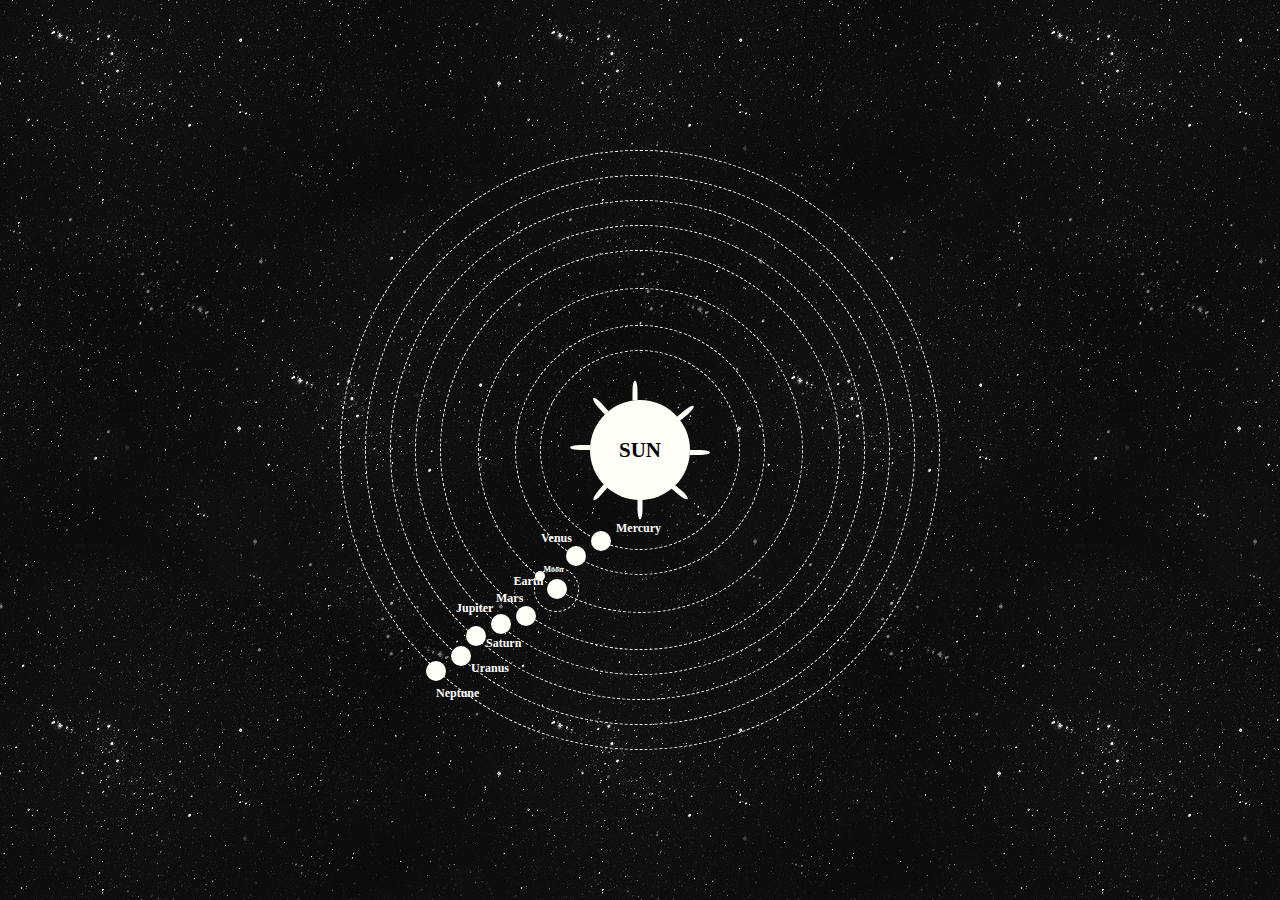
<file: index.html>
<!DOCTYPE html>
<html lang="en">
  <head>
    <meta charset="UTF-8" />
    <meta name="viewport" content="width=device-width, initial-scale=1.0" />
    <title>Document</title>
    <link rel="stylesheet" href="./src/css/style.css" />
    <link
      rel="stylesheet"
      href="https://cdnjs.cloudflare.com/ajax/libs/font-awesome/6.5.2/css/all.min.css"
      integrity="sha512-SnH5WK+bZxgPHs44uWIX+LLJAJ9/2PkPKZ5QiAj6Ta86w+fsb2TkcmfRyVX3pBnMFcV7oQPJkl9QevSCWr3W6A=="
      crossorigin="anonymous"
      referrerpolicy="no-referrer"
    />
  </head>
  <body>
    <div class="neptune">
      <div class="rotate_neptune">
        <i class="fa-solid fa-chevron-up"></i>
        <h2>Neptune</h2>
        <i class="fa-solid fa-chevron-up"></i>
      </div>
      <div class="uranus">
        <div class="rotate_uranus">
          <i class="fa-solid fa-chevron-up"></i>
          <h2>Uranus</h2>
          <i class="fa-solid fa-chevron-up"></i>
        </div>
        <div class="saturn">
          <div class="rotate_saturn">
            <i class="fa-solid fa-chevron-up"></i>
            <h2>Saturn</h2>
            <i class="fa-solid fa-chevron-up"></i>
          </div>
          <div class="jupiter">
            <div class="rotate_jupiter">
              <i class="fa-solid fa-chevron-up"></i>
              <h2>Jupiter</h2>
              <i class="fa-solid fa-chevron-up"></i>
            </div>
            <div class="mars">
              <div class="rotate_mars">
                <i class="fa-solid fa-chevron-up"></i>
                <h2>Mars</h2>
                <i class="fa-solid fa-chevron-up"></i>
              </div>
              <div class="earth">
                <div class="rotate_earth">
                  <i class="fa-solid fa-chevron-up"></i>
                  <h2>Earth</h2>
                  <i class="fa-solid fa-chevron-up"></i>
                  <div class="moon">
                    <div class="rotate_moon">
                      <h2>Moon</h2>
                    </div>
                  </div>
                </div>
                <div class="venus">
                  <div class="rotate_venus">
                    <i class="fa-solid fa-chevron-up"></i>
                    <h2>Venus</h2>
                    <i class="fa-solid fa-chevron-up"></i>
                  </div>
                  <div class="mercury">
                    <div class="rotate_mercury">
                      <i class="fa-solid fa-chevron-up"></i>
                      <h2>Mercury</h2>
                      <i class="fa-solid fa-chevron-up"></i>
                    </div>
                    <div class="sun">
                      <h2>SUN</h2>
                      <div class="sun_ray">
                        <div class="sunray"></div>
                        <div class="sunray"></div>
                        <div class="sunray"></div>
                        <div class="sunray"></div>
                        <div class="sunray"></div>
                        <div class="sunray"></div>
                        <div class="sunray"></div>
                        <div class="sunray"></div>
                      </div>
                    </div>
                  </div>
                </div>
              </div>
            </div>
          </div>
        </div>
      </div>
    </div>
  </body>
</html>
</file>
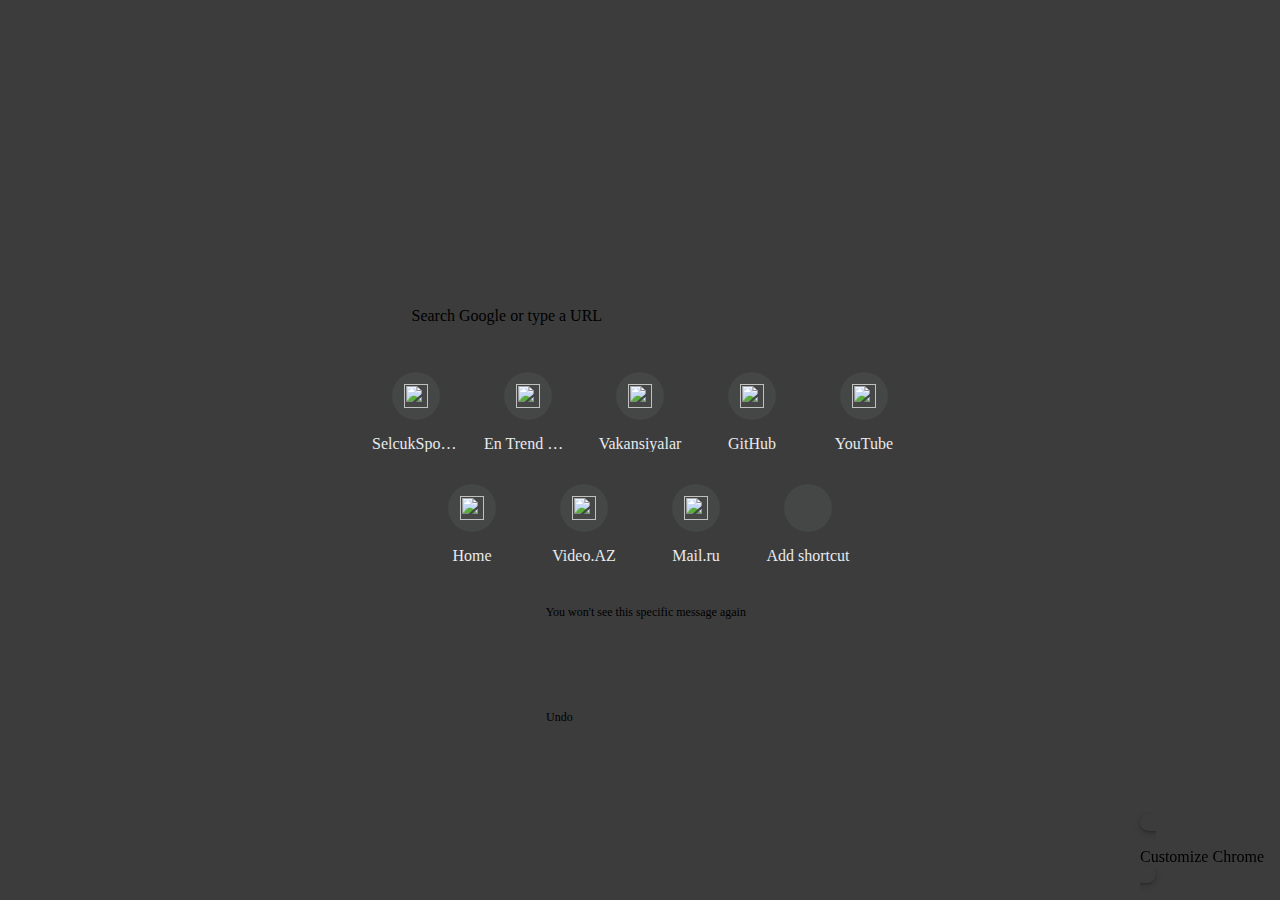
<file: src/img/New Tab.html>
<!DOCTYPE html>
<!-- saved from url=(0022)chrome://new-tab-page/ -->
<html dir="ltr" lang="en" chrome-refresh-2023="" class="focus-outline-visible" lazy-loaded="true"><head><meta http-equiv="Content-Type" content="text/html; charset=UTF-8">
    
    <title>New Tab</title>
    <style>
      body {
        background: #3C3C3C;
        margin: 0;
      }

      #backgroundImage {
        border: none;
        height: 100%;
        pointer-events: none;
        position: fixed;
        top: 0;
        visibility: hidden;
        width: 100%;
      }

      [show-background-image] #backgroundImage {
        visibility: visible;
      }
    </style>
  
<custom-style>
  <style is="custom-style">
    html {

      /* Material Design color palette for Google products */

      --google-red-100-rgb: 244, 199, 195;  /* #f4c7c3 */
      --google-red-100: rgb(var(--google-red-100-rgb));
      --google-red-300-rgb: 230, 124, 115;  /* #e67c73 */
      --google-red-300: rgb(var(--google-red-300-rgb));
      --google-red-500-rgb: 219, 68, 55;  /* #db4437 */
      --google-red-500: rgb(var(--google-red-500-rgb));
      --google-red-700-rgb: 197, 57, 41;  /* #c53929 */
      --google-red-700: rgb(var(--google-red-700-rgb));

      --google-blue-100-rgb: 198, 218, 252;  /* #c6dafc */
      --google-blue-100: rgb(var(--google-blue-100-rgb));
      --google-blue-300-rgb: 123, 170, 247;  /* #7baaf7 */
      --google-blue-300: rgb(var(--google-blue-300-rgb));
      --google-blue-500-rgb: 66, 133, 244;  /* #4285f4 */
      --google-blue-500: rgb(var(--google-blue-500-rgb));
      --google-blue-700-rgb: 51, 103, 214;  /* #3367d6 */
      --google-blue-700: rgb(var(--google-blue-700-rgb));

      --google-green-100-rgb: 183, 225, 205;  /* #b7e1cd */
      --google-green-100: rgb(var(--google-green-100-rgb));
      --google-green-300-rgb: 87, 187, 138;  /* #57bb8a */
      --google-green-300: rgb(var(--google-green-300-rgb));
      --google-green-500-rgb: 15, 157, 88;  /* #0f9d58 */
      --google-green-500: rgb(var(--google-green-500-rgb));
      --google-green-700-rgb: 11, 128, 67;  /* #0b8043 */
      --google-green-700: rgb(var(--google-green-700-rgb));

      --google-yellow-100-rgb: 252, 232, 178;  /* #fce8b2 */
      --google-yellow-100: rgb(var(--google-yellow-100-rgb));
      --google-yellow-300-rgb: 247, 203, 77;  /* #f7cb4d */
      --google-yellow-300: rgb(var(--google-yellow-300-rgb));
      --google-yellow-500-rgb: 244, 180, 0;  /* #f4b400 */
      --google-yellow-500: rgb(var(--google-yellow-500-rgb));
      --google-yellow-700-rgb: 240, 147, 0;  /* #f09300 */
      --google-yellow-700: rgb(var(--google-yellow-700-rgb));

      --google-grey-100-rgb: 245, 245, 245;  /* #f5f5f5 */
      --google-grey-100: rgb(var(--google-grey-100-rgb));
      --google-grey-300-rgb: 224, 224, 224;  /* #e0e0e0 */
      --google-grey-300: rgb(var(--google-grey-300-rgb));
      --google-grey-500-rgb: 158, 158, 158;  /* #9e9e9e */
      --google-grey-500: rgb(var(--google-grey-500-rgb));
      --google-grey-700-rgb: 97, 97, 97;  /* #616161 */
      --google-grey-700: rgb(var(--google-grey-700-rgb));

      /* Material Design color palette from online spec document */

      --paper-red-50: #ffebee;
      --paper-red-100: #ffcdd2;
      --paper-red-200: #ef9a9a;
      --paper-red-300: #e57373;
      --paper-red-400: #ef5350;
      --paper-red-500: #f44336;
      --paper-red-600: #e53935;
      --paper-red-700: #d32f2f;
      --paper-red-800: #c62828;
      --paper-red-900: #b71c1c;
      --paper-red-a100: #ff8a80;
      --paper-red-a200: #ff5252;
      --paper-red-a400: #ff1744;
      --paper-red-a700: #d50000;

      --paper-light-blue-50: #e1f5fe;
      --paper-light-blue-100: #b3e5fc;
      --paper-light-blue-200: #81d4fa;
      --paper-light-blue-300: #4fc3f7;
      --paper-light-blue-400: #29b6f6;
      --paper-light-blue-500: #03a9f4;
      --paper-light-blue-600: #039be5;
      --paper-light-blue-700: #0288d1;
      --paper-light-blue-800: #0277bd;
      --paper-light-blue-900: #01579b;
      --paper-light-blue-a100: #80d8ff;
      --paper-light-blue-a200: #40c4ff;
      --paper-light-blue-a400: #00b0ff;
      --paper-light-blue-a700: #0091ea;

      --paper-yellow-50: #fffde7;
      --paper-yellow-100: #fff9c4;
      --paper-yellow-200: #fff59d;
      --paper-yellow-300: #fff176;
      --paper-yellow-400: #ffee58;
      --paper-yellow-500: #ffeb3b;
      --paper-yellow-600: #fdd835;
      --paper-yellow-700: #fbc02d;
      --paper-yellow-800: #f9a825;
      --paper-yellow-900: #f57f17;
      --paper-yellow-a100: #ffff8d;
      --paper-yellow-a200: #ffff00;
      --paper-yellow-a400: #ffea00;
      --paper-yellow-a700: #ffd600;

      --paper-orange-50: #fff3e0;
      --paper-orange-100: #ffe0b2;
      --paper-orange-200: #ffcc80;
      --paper-orange-300: #ffb74d;
      --paper-orange-400: #ffa726;
      --paper-orange-500: #ff9800;
      --paper-orange-600: #fb8c00;
      --paper-orange-700: #f57c00;
      --paper-orange-800: #ef6c00;
      --paper-orange-900: #e65100;
      --paper-orange-a100: #ffd180;
      --paper-orange-a200: #ffab40;
      --paper-orange-a400: #ff9100;
      --paper-orange-a700: #ff6500;

      --paper-grey-50: #fafafa;
      --paper-grey-100: #f5f5f5;
      --paper-grey-200: #eeeeee;
      --paper-grey-300: #e0e0e0;
      --paper-grey-400: #bdbdbd;
      --paper-grey-500: #9e9e9e;
      --paper-grey-600: #757575;
      --paper-grey-700: #616161;
      --paper-grey-800: #424242;
      --paper-grey-900: #212121;

      --paper-blue-grey-50: #eceff1;
      --paper-blue-grey-100: #cfd8dc;
      --paper-blue-grey-200: #b0bec5;
      --paper-blue-grey-300: #90a4ae;
      --paper-blue-grey-400: #78909c;
      --paper-blue-grey-500: #607d8b;
      --paper-blue-grey-600: #546e7a;
      --paper-blue-grey-700: #455a64;
      --paper-blue-grey-800: #37474f;
      --paper-blue-grey-900: #263238;

      /* opacity for dark text on a light background */
      --dark-divider-opacity: 0.12;
      --dark-disabled-opacity: 0.38; /* or hint text or icon */
      --dark-secondary-opacity: 0.54;
      --dark-primary-opacity: 0.87;

      /* opacity for light text on a dark background */
      --light-divider-opacity: 0.12;
      --light-disabled-opacity: 0.3; /* or hint text or icon */
      --light-secondary-opacity: 0.7;
      --light-primary-opacity: 1.0;

    }

  </style>
</custom-style>

<style>
html{--google-blue-50-rgb:232,240,254;--google-blue-50:rgb(var(--google-blue-50-rgb));--google-blue-100-rgb:210,227,252;--google-blue-100:rgb(var(--google-blue-100-rgb));--google-blue-200-rgb:174,203,250;--google-blue-200:rgb(var(--google-blue-200-rgb));--google-blue-300-rgb:138,180,248;--google-blue-300:rgb(var(--google-blue-300-rgb));--google-blue-400-rgb:102,157,246;--google-blue-400:rgb(var(--google-blue-400-rgb));--google-blue-500-rgb:66,133,244;--google-blue-500:rgb(var(--google-blue-500-rgb));--google-blue-600-rgb:26,115,232;--google-blue-600:rgb(var(--google-blue-600-rgb));--google-blue-700-rgb:25,103,210;--google-blue-700:rgb(var(--google-blue-700-rgb));--google-blue-800-rgb:24,90,188;--google-blue-800:rgb(var(--google-blue-800-rgb));--google-blue-900-rgb:23,78,166;--google-blue-900:rgb(var(--google-blue-900-rgb));--google-green-50-rgb:230,244,234;--google-green-50:rgb(var(--google-green-50-rgb));--google-green-200-rgb:168,218,181;--google-green-200:rgb(var(--google-green-200-rgb));--google-green-300-rgb:129,201,149;--google-green-300:rgb(var(--google-green-300-rgb));--google-green-400-rgb:91,185,116;--google-green-400:rgb(var(--google-green-400-rgb));--google-green-500-rgb:52,168,83;--google-green-500:rgb(var(--google-green-500-rgb));--google-green-600-rgb:30,142,62;--google-green-600:rgb(var(--google-green-600-rgb));--google-green-700-rgb:24,128,56;--google-green-700:rgb(var(--google-green-700-rgb));--google-green-800-rgb:19,115,51;--google-green-800:rgb(var(--google-green-800-rgb));--google-green-900-rgb:13,101,45;--google-green-900:rgb(var(--google-green-900-rgb));--google-grey-50-rgb:248,249,250;--google-grey-50:rgb(var(--google-grey-50-rgb));--google-grey-100-rgb:241,243,244;--google-grey-100:rgb(var(--google-grey-100-rgb));--google-grey-200-rgb:232,234,237;--google-grey-200:rgb(var(--google-grey-200-rgb));--google-grey-300-rgb:218,220,224;--google-grey-300:rgb(var(--google-grey-300-rgb));--google-grey-400-rgb:189,193,198;--google-grey-400:rgb(var(--google-grey-400-rgb));--google-grey-500-rgb:154,160,166;--google-grey-500:rgb(var(--google-grey-500-rgb));--google-grey-600-rgb:128,134,139;--google-grey-600:rgb(var(--google-grey-600-rgb));--google-grey-700-rgb:95,99,104;--google-grey-700:rgb(var(--google-grey-700-rgb));--google-grey-800-rgb:60,64,67;--google-grey-800:rgb(var(--google-grey-800-rgb));--google-grey-900-rgb:32,33,36;--google-grey-900:rgb(var(--google-grey-900-rgb));--google-grey-900-white-4-percent:#292a2d;--google-purple-200-rgb:215,174,251;--google-purple-200:rgb(var(--google-purple-200-rgb));--google-purple-900-rgb:104,29,168;--google-purple-900:rgb(var(--google-purple-900-rgb));--google-red-300-rgb:242,139,130;--google-red-300:rgb(var(--google-red-300-rgb));--google-red-500-rgb:234,67,53;--google-red-500:rgb(var(--google-red-500-rgb));--google-red-600-rgb:217,48,37;--google-red-600:rgb(var(--google-red-600-rgb));--google-yellow-50-rgb:254,247,224;--google-yellow-50:rgb(var(--google-yellow-50-rgb));--google-yellow-100-rgb:254,239,195;--google-yellow-100:rgb(var(--google-yellow-100-rgb));--google-yellow-200-rgb:253,226,147;--google-yellow-200:rgb(var(--google-yellow-200-rgb));--google-yellow-300-rgb:253,214,51;--google-yellow-300:rgb(var(--google-yellow-300-rgb));--google-yellow-400-rgb:252,201,52;--google-yellow-400:rgb(var(--google-yellow-400-rgb));--google-yellow-500-rgb:251,188,4;--google-yellow-500:rgb(var(--google-yellow-500-rgb));--cr-card-background-color:white;--cr-shadow-key-color_:color-mix(in srgb, var(--cr-shadow-color) 30%, transparent);--cr-shadow-ambient-color_:color-mix(in srgb, var(--cr-shadow-color) 15%, transparent);--cr-elevation-1:var(--cr-shadow-key-color_) 0 1px 2px 0,var(--cr-shadow-ambient-color_) 0 1px 3px 1px;--cr-elevation-2:var(--cr-shadow-key-color_) 0 1px 2px 0,var(--cr-shadow-ambient-color_) 0 2px 6px 2px;--cr-elevation-3:var(--cr-shadow-key-color_) 0 1px 3px 0,var(--cr-shadow-ambient-color_) 0 4px 8px 3px;--cr-elevation-4:var(--cr-shadow-key-color_) 0 2px 3px 0,var(--cr-shadow-ambient-color_) 0 6px 10px 4px;--cr-elevation-5:var(--cr-shadow-key-color_) 0 4px 4px 0,var(--cr-shadow-ambient-color_) 0 8px 12px 6px;--cr-card-shadow:var(--cr-elevation-2);--cr-checked-color:var(--google-blue-600);--cr-focused-item-color:var(--google-grey-300);--cr-form-field-label-color:var(--google-grey-700);--cr-hairline-rgb:0,0,0;--cr-iph-anchor-highlight-color:rgba(var(--google-blue-600-rgb), 0.1);--cr-menu-background-color:white;--cr-menu-background-focus-color:var(--google-grey-400);--cr-menu-shadow:0 2px 6px var(--paper-grey-500);--cr-separator-color:rgba(0, 0, 0, .06);--cr-title-text-color:rgb(90, 90, 90);--cr-toolbar-background-color:white}@media (prefers-color-scheme:dark){html{--cr-card-background-color:var(--google-grey-900-white-4-percent);--cr-checked-color:var(--google-blue-300);--cr-focused-item-color:var(--google-grey-800);--cr-form-field-label-color:var(--dark-secondary-color);--cr-hairline-rgb:255,255,255;--cr-iph-anchor-highlight-color:rgba(var(--google-grey-100-rgb), 0.1);--cr-menu-background-color:var(--google-grey-900);--cr-menu-background-focus-color:var(--google-grey-700);--cr-menu-background-sheen:rgba(255, 255, 255, .06);--cr-menu-shadow:rgba(0, 0, 0, .3) 0 1px 2px 0,rgba(0, 0, 0, .15) 0 3px 6px 2px;--cr-separator-color:rgba(255, 255, 255, .1);--cr-title-text-color:var(--cr-primary-text-color);--cr-toolbar-background-color:var(--google-grey-900-white-4-percent)}}@media (forced-colors:active){html{--cr-focus-outline-hcm:2px solid transparent;--cr-border-hcm:2px solid transparent}}html{--cr-button-edge-spacing:12px;--cr-controlled-by-spacing:24px;--cr-default-input-max-width:264px;--cr-icon-ripple-size:36px;--cr-icon-ripple-padding:8px;--cr-icon-size:20px;--cr-icon-button-margin-start:16px;--cr-icon-ripple-margin:calc(var(--cr-icon-ripple-padding) * -1);--cr-section-min-height:48px;--cr-section-two-line-min-height:64px;--cr-section-padding:20px;--cr-section-vertical-padding:12px;--cr-section-indent-width:40px;--cr-section-indent-padding:calc(
      var(--cr-section-padding) + var(--cr-section-indent-width));--cr-section-vertical-margin:21px;--cr-centered-card-max-width:680px;--cr-centered-card-width-percentage:0.96;--cr-hairline:1px solid rgba(var(--cr-hairline-rgb), .14);--cr-separator-height:1px;--cr-separator-line:var(--cr-separator-height) solid var(--cr-separator-color);--cr-toolbar-overlay-animation-duration:150ms;--cr-toolbar-height:56px;--cr-container-shadow-height:6px;--cr-container-shadow-margin:calc(-1 * var(--cr-container-shadow-height));--cr-container-shadow-max-opacity:1;--cr-card-border-radius:8px;--cr-disabled-opacity:.38;--cr-form-field-bottom-spacing:16px;--cr-form-field-label-font-size:.625rem;--cr-form-field-label-height:1em;--cr-form-field-label-line-height:1}html{--cr-fallback-color-outline:rgb(116, 119, 117);--cr-fallback-color-primary:rgb(11, 87, 208);--cr-fallback-color-on-primary:rgb(255, 255, 255);--cr-fallback-color-primary-container:rgb(211, 227, 253);--cr-fallback-color-on-primary-container:rgb(4, 30, 73);--cr-fallback-color-secondary-container:rgb(194, 231, 255);--cr-fallback-color-on-secondary-container:rgb(0, 29, 53);--cr-fallback-color-neutral-container:rgb(242, 242, 242);--cr-fallback-color-neutral-outline:rgb(199, 199, 199);--cr-fallback-color-surface:rgb(255, 255, 255);--cr-fallback-color-on-surface-rgb:31,31,31;--cr-fallback-color-on-surface:rgb(var(--cr-fallback-color-on-surface-rgb));--cr-fallback-color-surface-variant:rgb(225, 227, 225);--cr-fallback-color-on-surface-variant:rgb(68, 71, 70);--cr-fallback-color-on-surface-subtle:rgb(71, 71, 71);--cr-fallback-color-inverse-primary:rgb(168, 199, 250);--cr-fallback-color-inverse-surface:rgb(48, 48, 48);--cr-fallback-color-inverse-on-surface:rgb(242, 242, 242);--cr-fallback-color-tonal-container:rgb(211, 227, 253);--cr-fallback-color-on-tonal-container:rgb(4, 30, 73);--cr-fallback-color-tonal-outline:rgb(168, 199, 250);--cr-fallback-color-error:rgb(179, 38, 30);--cr-fallback-color-divider:rgb(211, 227, 253);--cr-fallback-color-state-hover-on-prominent_:rgba(253, 252, 251, .1);--cr-fallback-color-state-on-subtle-rgb_:31,31,31;--cr-fallback-color-state-hover-on-subtle_:rgba(
      var(--cr-fallback-color-state-on-subtle-rgb_), .06);--cr-fallback-color-state-ripple-neutral-on-subtle_:rgba(
      var(--cr-fallback-color-state-on-subtle-rgb_), .08);--cr-fallback-color-state-ripple-primary-rgb_:124,172,248;--cr-fallback-color-state-ripple-primary_:rgba(
      var(--cr-fallback-color-state-ripple-primary-rgb_), 0.32);--cr-fallback-color-base-container:rgb(236, 239, 247);--cr-fallback-color-disabled-background:rgba(
      var(--cr-fallback-color-on-surface-rgb), .12);--cr-fallback-color-disabled-foreground:rgba(
      var(--cr-fallback-color-on-surface-rgb), var(--cr-disabled-opacity));--cr-hover-background-color:var(--color-sys-state-hover,
      rgba(var(--cr-fallback-color-on-surface-rgb), .08));--cr-hover-on-prominent-background-color:var(
      --color-sys-state-hover-on-prominent,
      var(--cr-fallback-color-state-hover-on-prominent_));--cr-hover-on-subtle-background-color:var(
      --color-sys-state-hover-on-subtle,
      var(--cr-fallback-color-state-hover-on-subtle_));--cr-active-background-color:var(--color-sys-state-pressed,
      rgba(var(--cr-fallback-color-on-surface-rgb), .12));--cr-active-on-primary-background-color:var(
      --color-sys-state-ripple-primary,
      var(--cr-fallback-color-state-ripple-primary_));--cr-active-neutral-on-subtle-background-color:var(
      --color-sys-state-ripple-neutral-on-subtle,
      var(--cr-fallback-color-state-ripple-neutral-on-subtle_));--cr-focus-outline-color:var(--color-sys-state-focus-ring,
      var(--cr-fallback-color-primary));--cr-primary-text-color:var(--color-primary-foreground,
      var(--cr-fallback-color-on-surface));--cr-secondary-text-color:var(--color-secondary-foreground,
      var(--cr-fallback-color-on-surface-variant));--cr-link-color:var(--color-link-foreground-default,
      var(--cr-fallback-color-primary));--cr-button-height:36px;--cr-shadow-color:var(--color-sys-shadow, rgb(0, 0, 0))}@media (prefers-color-scheme:dark){html{--cr-fallback-color-outline:rgb(142, 145, 143);--cr-fallback-color-primary:rgb(168, 199, 250);--cr-fallback-color-on-primary:rgb(6, 46, 111);--cr-fallback-color-primary-container:rgb(8, 66, 160);--cr-fallback-color-on-primary-container:rgb(211, 227, 253);--cr-fallback-color-secondary-container:rgb(0, 74, 119);--cr-fallback-color-on-secondary-container:rgb(194, 231, 255);--cr-fallback-color-neutral-container:rgb(40, 40, 40);--cr-fallback-color-neutral-outline:rgb(117, 117, 117);--cr-fallback-color-surface:rgb(31, 31, 31);--cr-fallback-color-on-surface-rgb:227,227,227;--cr-fallback-color-surface-variant:rgb(68, 71, 70);--cr-fallback-color-on-surface-variant:rgb(196, 199, 197);--cr-fallback-color-on-surface-subtle:rgb(199, 199, 199);--cr-fallback-color-inverse-primary:rgb(11, 87, 208);--cr-fallback-color-inverse-surface:rgb(227, 227, 227);--cr-fallback-color-inverse-on-surface:rgb(31, 31, 31);--cr-fallback-color-tonal-container:rgb(0, 74, 119);--cr-fallback-color-on-tonal-container:rgb(194, 231, 255);--cr-fallback-color-tonal-outline:rgb(4, 125, 183);--cr-fallback-color-error:rgb(242, 184, 181);--cr-fallback-color-divider:rgb(94, 94, 94);--cr-fallback-color-state-hover-on-prominent_:rgba(31, 31, 31, .06);--cr-fallback-color-state-on-subtle-rgb_:253,252,251;--cr-fallback-color-state-hover-on-subtle_:rgba(
        var(--cr-fallback-color-state-on-subtle-rgb_), .10);--cr-fallback-color-state-ripple-neutral-on-subtle_:rgba(
        var(--cr-fallback-color-state-on-subtle-rgb_), .16);--cr-fallback-color-state-ripple-primary-rgb_:76,141,246;--cr-fallback-color-base-container:rgba(40, 40, 40, 1)}}@media (forced-colors:active){html{--cr-fallback-color-disabled-background:Canvas;--cr-fallback-color-disabled-foreground:GrayText}}
</style>

<iron-iconset-svg name="cr20" size="20" style="display: none;">
  <svg>
    <defs>
      
      <g id="block">
        <path fill-rule="evenodd" clip-rule="evenodd" d="M10 0C4.48 0 0 4.48 0 10C0 15.52 4.48 20 10 20C15.52 20 20 15.52 20 10C20 4.48 15.52 0 10 0ZM2 10C2 5.58 5.58 2 10 2C11.85 2 13.55 2.63 14.9 3.69L3.69 14.9C2.63 13.55 2 11.85 2 10ZM5.1 16.31C6.45 17.37 8.15 18 10 18C14.42 18 18 14.42 18 10C18 8.15 17.37 6.45 16.31 5.1L5.1 16.31Z">
        </path>
      </g>
      <g id="cloud-off">
        <path d="M16 18.125L13.875 16H5C3.88889 16 2.94444 15.6111 2.16667 14.8333C1.38889 14.0556 1 13.1111 1 12C1 10.9444 1.36111 10.0347 2.08333 9.27083C2.80556 8.50694 3.6875 8.09028 4.72917 8.02083C4.77083 7.86805 4.8125 7.72222 4.85417 7.58333C4.90972 7.44444 4.97222 7.30555 5.04167 7.16667L1.875 4L2.9375 2.9375L17.0625 17.0625L16 18.125ZM5 14.5H12.375L6.20833 8.33333C6.15278 8.51389 6.09722 8.70139 6.04167 8.89583C6 9.07639 5.95139 9.25694 5.89583 9.4375L4.83333 9.52083C4.16667 9.57639 3.61111 9.84028 3.16667 10.3125C2.72222 10.7708 2.5 11.3333 2.5 12C2.5 12.6944 2.74306 13.2847 3.22917 13.7708C3.71528 14.2569 4.30556 14.5 5 14.5ZM17.5 15.375L16.3958 14.2917C16.7153 14.125 16.9792 13.8819 17.1875 13.5625C17.3958 13.2431 17.5 12.8889 17.5 12.5C17.5 11.9444 17.3056 11.4722 16.9167 11.0833C16.5278 10.6944 16.0556 10.5 15.5 10.5H14.125L14 9.14583C13.9028 8.11806 13.4722 7.25694 12.7083 6.5625C11.9444 5.85417 11.0417 5.5 10 5.5C9.65278 5.5 9.31944 5.54167 9 5.625C8.69444 5.70833 8.39583 5.82639 8.10417 5.97917L7.02083 4.89583C7.46528 4.61806 7.93056 4.40278 8.41667 4.25C8.91667 4.08333 9.44444 4 10 4C11.4306 4 12.6736 4.48611 13.7292 5.45833C14.7847 6.41667 15.375 7.59722 15.5 9C16.4722 9 17.2986 9.34028 17.9792 10.0208C18.6597 10.7014 19 11.5278 19 12.5C19 13.0972 18.8611 13.6458 18.5833 14.1458C18.3194 14.6458 17.9583 15.0556 17.5 15.375Z">
        </path>
      </g>
      <g id="domain">
        <path d="M2,3 L2,17 L11.8267655,17 L13.7904799,17 L18,17 L18,7 L12,7 L12,3 L2,3 Z M8,13 L10,13 L10,15 L8,15 L8,13 Z M4,13 L6,13 L6,15 L4,15 L4,13 Z M8,9 L10,9 L10,11 L8,11 L8,9 Z M4,9 L6,9 L6,11 L4,11 L4,9 Z M12,9 L16,9 L16,15 L12,15 L12,9 Z M12,11 L14,11 L14,13 L12,13 L12,11 Z M8,5 L10,5 L10,7 L8,7 L8,5 Z M4,5 L6,5 L6,7 L4,7 L4,5 Z">
        </path>
      </g>
      <g id="kite">
        <path fill-rule="evenodd" clip-rule="evenodd" d="M4.6327 8.00094L10.3199 2L16 8.00094L10.1848 16.8673C10.0995 16.9873 10.0071 17.1074 9.90047 17.2199C9.42417 17.7225 8.79147 18 8.11611 18C7.44076 18 6.80806 17.7225 6.33175 17.2199C5.85545 16.7173 5.59242 16.0497 5.59242 15.3371C5.59242 14.977 5.46445 14.647 5.22275 14.3919C4.98104 14.1369 4.66825 14.0019 4.32701 14.0019H4V12.6667H4.32701C5.00237 12.6667 5.63507 12.9442 6.11137 13.4468C6.58768 13.9494 6.85071 14.617 6.85071 15.3296C6.85071 15.6896 6.97867 16.0197 7.22038 16.2747C7.46209 16.5298 7.77488 16.6648 8.11611 16.6648C8.45735 16.6648 8.77014 16.5223 9.01185 16.2747C9.02396 16.2601 9.03607 16.246 9.04808 16.2319C9.08541 16.1883 9.12176 16.1458 9.15403 16.0947L9.55213 15.4946L4.6327 8.00094ZM10.3199 13.9371L6.53802 8.17116L10.3199 4.1814L14.0963 8.17103L10.3199 13.9371Z">
        </path>
      </g>
      <g id="menu">
        <path d="M2 4h16v2H2zM2 9h16v2H2zM2 14h16v2H2z"></path>
      </g>
      <g id="password">
        <path d="M5.833 11.667c.458 0 .847-.16 1.167-.479.333-.333.5-.729.5-1.188s-.167-.847-.5-1.167a1.555 1.555 0 0 0-1.167-.5c-.458 0-.854.167-1.188.5A1.588 1.588 0 0 0 4.166 10c0 .458.16.854.479 1.188.333.319.729.479 1.188.479Zm0 3.333c-1.389 0-2.569-.486-3.542-1.458C1.319 12.569.833 11.389.833 10c0-1.389.486-2.569 1.458-3.542C3.264 5.486 4.444 5 5.833 5c.944 0 1.813.243 2.604.729a4.752 4.752 0 0 1 1.833 1.979h7.23c.458 0 .847.167 1.167.5.333.319.5.708.5 1.167v3.958c0 .458-.167.854-.5 1.188A1.588 1.588 0 0 1 17.5 15h-3.75a1.658 1.658 0 0 1-1.188-.479 1.658 1.658 0 0 1-.479-1.188v-1.042H10.27a4.59 4.59 0 0 1-1.813 2A5.1 5.1 0 0 1 5.833 15Zm3.292-4.375h4.625v2.708H15v-1.042a.592.592 0 0 1 .167-.438.623.623 0 0 1 .458-.188c.181 0 .327.063.438.188a.558.558 0 0 1 .188.438v1.042H17.5V9.375H9.125a3.312 3.312 0 0 0-1.167-1.938 3.203 3.203 0 0 0-2.125-.77 3.21 3.21 0 0 0-2.354.979C2.827 8.298 2.5 9.083 2.5 10s.327 1.702.979 2.354a3.21 3.21 0 0 0 2.354.979c.806 0 1.514-.25 2.125-.75.611-.514 1-1.167 1.167-1.958Z"></path>
      </g>
      
  </defs></svg>
</iron-iconset-svg>


<iron-iconset-svg name="cr" size="24" style="display: none;">
  <svg>
    <defs>
      
      <g id="account-child-invert" viewBox="0 0 48 48">
        <path d="M24 4c3.31 0 6 2.69 6 6s-2.69 6-6 6-6-2.69-6-6 2.69-6 6-6z"></path>
        <path fill="none" d="M0 0h48v48H0V0z"></path>
        <circle fill="none" cx="24" cy="26" r="4"></circle>
        <path d="M24 18c-6.16 0-13 3.12-13 7.23v11.54c0 2.32 2.19 4.33 5.2 5.63 2.32 1 5.12 1.59 7.8 1.59.66 0 1.33-.06 2-.14v-5.2c-.67.08-1.34.14-2 .14-2.63 0-5.39-.57-7.68-1.55.67-2.12 4.34-3.65 7.68-3.65.86 0 1.75.11 2.6.29 2.79.62 5.2 2.15 5.2 4.04v4.47c3.01-1.31 5.2-3.31 5.2-5.63V25.23C37 21.12 30.16 18 24 18zm0 12c-2.21 0-4-1.79-4-4s1.79-4 4-4 4 1.79 4 4-1.79 4-4 4z">
        </path>
      </g>
      <g id="add">
        <path d="M19 13h-6v6h-2v-6H5v-2h6V5h2v6h6v2z"></path>
      </g>
      <g id="arrow-back">
        <path d="M20 11H7.83l5.59-5.59L12 4l-8 8 8 8 1.41-1.41L7.83 13H20v-2z">
        </path>
      </g>
      <g id="arrow-drop-up">
        <path d="M7 14l5-5 5 5z"></path>
      </g>
      <g id="arrow-drop-down">
        <path d="M7 10l5 5 5-5z"></path>
      </g>
      <g id="arrow-forward">
        <path d="M12 4l-1.41 1.41L16.17 11H4v2h12.17l-5.58 5.59L12 20l8-8z">
        </path>
      </g>
      <g id="arrow-right">
        <path d="M10 7l5 5-5 5z"></path>
      </g>
      
      <g id="cancel">
        <path d="M12 2C6.47 2 2 6.47 2 12s4.47 10 10 10 10-4.47 10-10S17.53 2 12 2zm5 13.59L15.59 17 12 13.41 8.41 17 7 15.59 10.59 12 7 8.41 8.41 7 12 10.59 15.59 7 17 8.41 13.41 12 17 15.59z">
        </path>
      </g>
      <g id="check">
        <path d="M9 16.17L4.83 12l-1.42 1.41L9 19 21 7l-1.41-1.41z"></path>
      </g>
      <g id="check-circle">
        <path d="M12 2C6.48 2 2 6.48 2 12s4.48 10 10 10 10-4.48 10-10S17.52 2 12 2zm-2 15l-5-5 1.41-1.41L10 14.17l7.59-7.59L19 8l-9 9z">
        </path>
      </g>
      <g id="chevron-left">
        <path d="M15.41 7.41L14 6l-6 6 6 6 1.41-1.41L10.83 12z"></path>
      </g>
      <g id="chevron-right">
        <path d="M10 6L8.59 7.41 13.17 12l-4.58 4.59L10 18l6-6z"></path>
      </g>
      <g id="clear">
        <path d="M19 6.41L17.59 5 12 10.59 6.41 5 5 6.41 10.59 12 5 17.59 6.41 19 12 13.41 17.59 19 19 17.59 13.41 12z">
        </path>
      </g>
      <g id="close">
        <path d="M19 6.41L17.59 5 12 10.59 6.41 5 5 6.41 10.59 12 5 17.59 6.41 19 12 13.41 17.59 19 19 17.59 13.41 12z">
        </path>
      </g>
      <g id="computer">
        <path d="M20 18c1.1 0 1.99-.9 1.99-2L22 6c0-1.1-.9-2-2-2H4c-1.1 0-2 .9-2 2v10c0 1.1.9 2 2 2H0v2h24v-2h-4zM4 6h16v10H4V6z">
        </path>
      </g>
      <g id="create">
        <path d="M3 17.25V21h3.75L17.81 9.94l-3.75-3.75L3 17.25zM20.71 7.04c.39-.39.39-1.02 0-1.41l-2.34-2.34c-.39-.39-1.02-.39-1.41 0l-1.83 1.83 3.75 3.75 1.83-1.83z">
        </path>
      </g>
      <g id="delete">
        <path d="M6 19c0 1.1.9 2 2 2h8c1.1 0 2-.9 2-2V7H6v12zM19 4h-3.5l-1-1h-5l-1 1H5v2h14V4z">
        </path>
      </g>
      <g id="domain">
        <path d="M12 7V3H2v18h20V7H12zM6 19H4v-2h2v2zm0-4H4v-2h2v2zm0-4H4V9h2v2zm0-4H4V5h2v2zm4 12H8v-2h2v2zm0-4H8v-2h2v2zm0-4H8V9h2v2zm0-4H8V5h2v2zm10 12h-8v-2h2v-2h-2v-2h2v-2h-2V9h8v10zm-2-8h-2v2h2v-2zm0 4h-2v2h2v-2z">
        </path>
      </g>
      <g id="error">
        <path d="M12 2C6.48 2 2 6.48 2 12s4.48 10 10 10 10-4.48 10-10S17.52 2 12 2zm1 15h-2v-2h2v2zm0-4h-2V7h2v6z">
        </path>
      </g>
      <g id="error-outline">
        <path d="M11 15h2v2h-2zm0-8h2v6h-2zm.99-5C6.47 2 2 6.48 2 12s4.47 10 9.99 10C17.52 22 22 17.52 22 12S17.52 2 11.99 2zM12 20c-4.42 0-8-3.58-8-8s3.58-8 8-8 8 3.58 8 8-3.58 8-8 8z">
        </path>
      </g>
      <g id="expand-less">
        <path d="M12 8l-6 6 1.41 1.41L12 10.83l4.59 4.58L18 14z"></path>
      </g>
      <g id="expand-more">
        <path d="M16.59 8.59L12 13.17 7.41 8.59 6 10l6 6 6-6z"></path>
      </g>
      <g id="extension">
        <path d="M20.5 11H19V7c0-1.1-.9-2-2-2h-4V3.5C13 2.12 11.88 1 10.5 1S8 2.12 8 3.5V5H4c-1.1 0-1.99.9-1.99 2v3.8H3.5c1.49 0 2.7 1.21 2.7 2.7s-1.21 2.7-2.7 2.7H2V20c0 1.1.9 2 2 2h3.8v-1.5c0-1.49 1.21-2.7 2.7-2.7 1.49 0 2.7 1.21 2.7 2.7V22H17c1.1 0 2-.9 2-2v-4h1.5c1.38 0 2.5-1.12 2.5-2.5S21.88 11 20.5 11z">
        </path>
      </g>
      <g id="file-download">
        <path d="M19 9h-4V3H9v6H5l7 7 7-7zM5 18v2h14v-2H5z"></path>
      </g>
      
      <g id="fullscreen">
        <path d="M7 14H5v5h5v-2H7v-3zm-2-4h2V7h3V5H5v5zm12 7h-3v2h5v-5h-2v3zM14 5v2h3v3h2V5h-5z">
        </path>
      </g>
      <g id="group">
        <path d="M16 11c1.66 0 2.99-1.34 2.99-3S17.66 5 16 5c-1.66 0-3 1.34-3 3s1.34 3 3 3zm-8 0c1.66 0 2.99-1.34 2.99-3S9.66 5 8 5C6.34 5 5 6.34 5 8s1.34 3 3 3zm0 2c-2.33 0-7 1.17-7 3.5V19h14v-2.5c0-2.33-4.67-3.5-7-3.5zm8 0c-.29 0-.62.02-.97.05 1.16.84 1.97 1.97 1.97 3.45V19h6v-2.5c0-2.33-4.67-3.5-7-3.5z">
        </path>
      </g>
      <g id="help-outline">
        <path d="M11 18h2v-2h-2v2zm1-16C6.48 2 2 6.48 2 12s4.48 10 10 10 10-4.48 10-10S17.52 2 12 2zm0 18c-4.41 0-8-3.59-8-8s3.59-8 8-8 8 3.59 8 8-3.59 8-8 8zm0-14c-2.21 0-4 1.79-4 4h2c0-1.1.9-2 2-2s2 .9 2 2c0 2-3 1.75-3 5h2c0-2.25 3-2.5 3-5 0-2.21-1.79-4-4-4z">
        </path>
      </g>
      <g id="history">
        <path d="M12.945312 22.75 C 10.320312 22.75 8.074219 21.839844 6.207031 20.019531 C 4.335938 18.199219 3.359375 15.972656 3.269531 13.34375 L 5.089844 13.34375 C 5.175781 15.472656 5.972656 17.273438 7.480469 18.742188 C 8.988281 20.210938 10.808594 20.945312 12.945312 20.945312 C 15.179688 20.945312 17.070312 20.164062 18.621094 18.601562 C 20.167969 17.039062 20.945312 15.144531 20.945312 12.910156 C 20.945312 10.714844 20.164062 8.855469 18.601562 7.335938 C 17.039062 5.816406 15.15625 5.054688 12.945312 5.054688 C 11.710938 5.054688 10.554688 5.339844 9.480469 5.902344 C 8.402344 6.46875 7.476562 7.226562 6.699219 8.179688 L 9.585938 8.179688 L 9.585938 9.984375 L 3.648438 9.984375 L 3.648438 4.0625 L 5.453125 4.0625 L 5.453125 6.824219 C 6.386719 5.707031 7.503906 4.828125 8.804688 4.199219 C 10.109375 3.566406 11.488281 3.25 12.945312 3.25 C 14.300781 3.25 15.570312 3.503906 16.761719 4.011719 C 17.949219 4.519531 18.988281 5.214844 19.875 6.089844 C 20.761719 6.964844 21.464844 7.992188 21.976562 9.167969 C 22.492188 10.34375 22.75 11.609375 22.75 12.964844 C 22.75 14.316406 22.492188 15.589844 21.976562 16.777344 C 21.464844 17.964844 20.761719 19.003906 19.875 19.882812 C 18.988281 20.765625 17.949219 21.464844 16.761719 21.976562 C 15.570312 22.492188 14.300781 22.75 12.945312 22.75 Z M 16.269531 17.460938 L 12.117188 13.34375 L 12.117188 7.527344 L 13.921875 7.527344 L 13.921875 12.601562 L 17.550781 16.179688 Z M 16.269531 17.460938">
        </path>
      </g>
      <g id="info">
        <path d="M12 2C6.48 2 2 6.48 2 12s4.48 10 10 10 10-4.48 10-10S17.52 2 12 2zm1 15h-2v-6h2v6zm0-8h-2V7h2v2z">
        </path>
      </g>
      <g id="info-outline">
        <path d="M11 17h2v-6h-2v6zm1-15C6.48 2 2 6.48 2 12s4.48 10 10 10 10-4.48 10-10S17.52 2 12 2zm0 18c-4.41 0-8-3.59-8-8s3.59-8 8-8 8 3.59 8 8-3.59 8-8 8zM11 9h2V7h-2v2z">
        </path>
      </g>
      <g id="insert-drive-file">
        <path d="M6 2c-1.1 0-1.99.9-1.99 2L4 20c0 1.1.89 2 1.99 2H18c1.1 0 2-.9 2-2V8l-6-6H6zm7 7V3.5L18.5 9H13z">
        </path>
      </g>
      <g id="location-on">
        <path d="M12 2C8.13 2 5 5.13 5 9c0 5.25 7 13 7 13s7-7.75 7-13c0-3.87-3.13-7-7-7zm0 9.5c-1.38 0-2.5-1.12-2.5-2.5s1.12-2.5 2.5-2.5 2.5 1.12 2.5 2.5-1.12 2.5-2.5 2.5z">
        </path>
      </g>
      <g id="mic">
        <path d="M12 14c1.66 0 2.99-1.34 2.99-3L15 5c0-1.66-1.34-3-3-3S9 3.34 9 5v6c0 1.66 1.34 3 3 3zm5.3-3c0 3-2.54 5.1-5.3 5.1S6.7 14 6.7 11H5c0 3.41 2.72 6.23 6 6.72V21h2v-3.28c3.28-.48 6-3.3 6-6.72h-1.7z">
        </path>
      </g>
      <g id="more-vert">
        <path d="M12 8c1.1 0 2-.9 2-2s-.9-2-2-2-2 .9-2 2 .9 2 2 2zm0 2c-1.1 0-2 .9-2 2s.9 2 2 2 2-.9 2-2-.9-2-2-2zm0 6c-1.1 0-2 .9-2 2s.9 2 2 2 2-.9 2-2-.9-2-2-2z">
        </path>
      </g>
      <g id="open-in-new">
        <path d="M19 19H5V5h7V3H5c-1.11 0-2 .9-2 2v14c0 1.1.89 2 2 2h14c1.1 0 2-.9 2-2v-7h-2v7zM14 3v2h3.59l-9.83 9.83 1.41 1.41L19 6.41V10h2V3h-7z">
        </path>
      </g>
      <g id="person">
        <path d="M12 12c2.21 0 4-1.79 4-4s-1.79-4-4-4-4 1.79-4 4 1.79 4 4 4zm0 2c-2.67 0-8 1.34-8 4v2h16v-2c0-2.66-5.33-4-8-4z">
        </path>
      </g>
      <g id="phonelink">
        <path d="M4 6h18V4H4c-1.1 0-2 .9-2 2v11H0v3h14v-3H4V6zm19 2h-6c-.55 0-1 .45-1 1v10c0 .55.45 1 1 1h6c.55 0 1-.45 1-1V9c0-.55-.45-1-1-1zm-1 9h-4v-7h4v7z">
        </path>
      </g>
      <g id="print">
        <path d="M19 8H5c-1.66 0-3 1.34-3 3v6h4v4h12v-4h4v-6c0-1.66-1.34-3-3-3zm-3 11H8v-5h8v5zm3-7c-.55 0-1-.45-1-1s.45-1 1-1 1 .45 1 1-.45 1-1 1zm-1-9H6v4h12V3z">
        </path>
      </g>
      <g id="schedule">
        <path d="M11.99 2C6.47 2 2 6.48 2 12s4.47 10 9.99 10C17.52 22 22 17.52 22 12S17.52 2 11.99 2zM12 20c-4.42 0-8-3.58-8-8s3.58-8 8-8 8 3.58 8 8-3.58 8-8 8zm.5-13H11v6l5.25 3.15.75-1.23-4.5-2.67z">
        </path>
      </g>
      <g id="search">
        <path d="M15.5 14h-.79l-.28-.27C15.41 12.59 16 11.11 16 9.5 16 5.91 13.09 3 9.5 3S3 5.91 3 9.5 5.91 16 9.5 16c1.61 0 3.09-.59 4.23-1.57l.27.28v.79l5 4.99L20.49 19l-4.99-5zm-6 0C7.01 14 5 11.99 5 9.5S7.01 5 9.5 5 14 7.01 14 9.5 11.99 14 9.5 14z">
        </path>
      </g>
      <g id="security">
        <path d="M12 1L3 5v6c0 5.55 3.84 10.74 9 12 5.16-1.26 9-6.45 9-12V5l-9-4zm0 10.99h7c-.53 4.12-3.28 7.79-7 8.94V12H5V6.3l7-3.11v8.8z">
        </path>
      </g>
      
      
      <g id="settings_icon">
        <path d="M19.43 12.98c.04-.32.07-.64.07-.98s-.03-.66-.07-.98l2.11-1.65c.19-.15.24-.42.12-.64l-2-3.46c-.12-.22-.39-.3-.61-.22l-2.49 1c-.52-.4-1.08-.73-1.69-.98l-.38-2.65C14.46 2.18 14.25 2 14 2h-4c-.25 0-.46.18-.49.42l-.38 2.65c-.61.25-1.17.59-1.69.98l-2.49-1c-.23-.09-.49 0-.61.22l-2 3.46c-.13.22-.07.49.12.64l2.11 1.65c-.04.32-.07.65-.07.98s.03.66.07.98l-2.11 1.65c-.19.15-.24.42-.12.64l2 3.46c.12.22.39.3.61.22l2.49-1c.52.4 1.08.73 1.69.98l.38 2.65c.03.24.24.42.49.42h4c.25 0 .46-.18.49-.42l.38-2.65c.61-.25 1.17-.59 1.69-.98l2.49 1c.23.09.49 0 .61-.22l2-3.46c.12-.22.07-.49-.12-.64l-2.11-1.65zM12 15.5c-1.93 0-3.5-1.57-3.5-3.5s1.57-3.5 3.5-3.5 3.5 1.57 3.5 3.5-1.57 3.5-3.5 3.5z">
        </path>
      </g>
      <g id="star">
        <path d="M12 17.27L18.18 21l-1.64-7.03L22 9.24l-7.19-.61L12 2 9.19 8.63 2 9.24l5.46 4.73L5.82 21z">
        </path>
      </g>
      <g id="sync">
        <path d="M12 4V1L8 5l4 4V6c3.31 0 6 2.69 6 6 0 1.01-.25 1.97-.7 2.8l1.46 1.46C19.54 15.03 20 13.57 20 12c0-4.42-3.58-8-8-8zm0 14c-3.31 0-6-2.69-6-6 0-1.01.25-1.97.7-2.8L5.24 7.74C4.46 8.97 4 10.43 4 12c0 4.42 3.58 8 8 8v3l4-4-4-4v3z">
        </path>
      </g>
      <g id="thumbs-down">
        <path d="M6 3h11v13l-7 7-1.25-1.25a1.454 1.454 0 0 1-.3-.475c-.067-.2-.1-.392-.1-.575v-.35L9.45 16H3c-.533 0-1-.2-1.4-.6-.4-.4-.6-.867-.6-1.4v-2c0-.117.017-.242.05-.375s.067-.258.1-.375l3-7.05c.15-.333.4-.617.75-.85C5.25 3.117 5.617 3 6 3Zm9 2H6l-3 7v2h9l-1.35 5.5L15 15.15V5Zm0 10.15V5v10.15Zm2 .85v-2h3V5h-3V3h5v13h-5Z">
        </path>
      </g>
      <g id="thumbs-down-filled">
        <path d="M6 3h10v13l-7 7-1.25-1.25a1.336 1.336 0 0 1-.29-.477 1.66 1.66 0 0 1-.108-.574v-.347L8.449 16H3c-.535 0-1-.2-1.398-.602C1.199 15 1 14.535 1 14v-2c0-.117.012-.242.04-.375.022-.133.062-.258.108-.375l3-7.05c.153-.333.403-.618.75-.848A1.957 1.957 0 0 1 6 3Zm12 13V3h4v13Zm0 0">
        </path>
      </g>
      <g id="thumbs-up">
        <path d="M18 21H7V8l7-7 1.25 1.25c.117.117.208.275.275.475.083.2.125.392.125.575v.35L14.55 8H21c.533 0 1 .2 1.4.6.4.4.6.867.6 1.4v2c0 .117-.017.242-.05.375s-.067.258-.1.375l-3 7.05c-.15.333-.4.617-.75.85-.35.233-.717.35-1.1.35Zm-9-2h9l3-7v-2h-9l1.35-5.5L9 8.85V19ZM9 8.85V19 8.85ZM7 8v2H4v9h3v2H2V8h5Z">
        </path>
      </g>
      <g id="thumbs-up-filled">
        <path d="M18 21H8V8l7-7 1.25 1.25c.117.117.21.273.29.477.073.199.108.39.108.574v.347L15.551 8H21c.535 0 1 .2 1.398.602C22.801 9 23 9.465 23 10v2c0 .117-.012.242-.04.375a1.897 1.897 0 0 1-.108.375l-3 7.05a2.037 2.037 0 0 1-.75.848A1.957 1.957 0 0 1 18 21ZM6 8v13H2V8Zm0 0">
      </path></g>
      <g id="videocam">
        <path d="M17 10.5V7c0-.55-.45-1-1-1H4c-.55 0-1 .45-1 1v10c0 .55.45 1 1 1h12c.55 0 1-.45 1-1v-3.5l4 4v-11l-4 4z">
        </path>
      </g>
      <g id="warning">
        <path d="M1 21h22L12 2 1 21zm12-3h-2v-2h2v2zm0-4h-2v-4h2v4z"></path>
      </g>
    </defs>
  </svg>
</iron-iconset-svg>
<iron-iconset-svg name="iph" size="24" style="display: none;">
  <svg>
    <defs>
      
      <g id="celebration">
        <path fill="none" d="M0 0h20v20H0z"></path>
        <path fill-rule="evenodd" d="m2 22 14-5-9-9-5 14Zm10.35-5.82L5.3 18.7l2.52-7.05 4.53 4.53ZM14.53 12.53l5.59-5.59a1.25 1.25 0 0 1 1.77 0l.59.59 1.06-1.06-.59-.59a2.758 2.758 0 0 0-3.89 0l-5.59 5.59 1.06 1.06ZM10.06 6.88l-.59.59 1.06 1.06.59-.59a2.758 2.758 0 0 0 0-3.89l-.59-.59-1.06 1.07.59.59c.48.48.48 1.28 0 1.76ZM17.06 11.88l-1.59 1.59 1.06 1.06 1.59-1.59a1.25 1.25 0 0 1 1.77 0l1.61 1.61 1.06-1.06-1.61-1.61a2.758 2.758 0 0 0-3.89 0ZM15.06 5.88l-3.59 3.59 1.06 1.06 3.59-3.59a2.758 2.758 0 0 0 0-3.89l-1.59-1.59-1.06 1.06 1.59 1.59c.48.49.48 1.29 0 1.77Z">
        </path>
      </g>
      <g id="lightbulb_outline">
        <path fill="none" d="M0 0h24v24H0z"></path>
        <path d="M9 21c0 .55.45 1 1 1h4c.55 0 1-.45 1-1v-1H9v1zm3-19C8.14 2 5 5.14 5 9c0 2.38 1.19 4.47 3 5.74V17c0 .55.45 1 1 1h6c.55 0 1-.45 1-1v-2.26c1.81-1.27 3-3.36 3-5.74 0-3.86-3.14-7-7-7zm2 11.7V16h-4v-2.3C8.48 12.63 7 11.53 7 9c0-2.76 2.24-5 5-5s5 2.24 5 5c0 2.49-1.51 3.65-3 4.7z">
        </path>
      </g>
      <g id="lightbulb_outline_chrome_refresh" width="20" height="20" viewBox="0 -960 960 960">
        <path d="M479.779-81.413q-30.975 0-52.812-22.704-21.837-22.704-21.837-55.035h149.74q0 32.631-22.058 55.185-22.058 22.554-53.033 22.554ZM333.848-209.065v-75.587h292.304v75.587H333.848Zm-15-125.5Q254.696-374 219.282-440.533q-35.413-66.532-35.413-142.163 0-123.288 86.364-209.59 86.363-86.301 209.739-86.301t209.767 86.301q86.392 86.302 86.392 209.59 0 75.87-35.413 142.283Q705.304-374 641.152-334.565H318.848Zm26.348-83h269.608q37.283-30.522 57.805-73.566 20.521-43.043 20.521-91.512 0-89.424-61.812-151.184-61.813-61.76-151.087-61.76-89.274 0-151.318 61.76-62.043 61.76-62.043 151.184 0 48.469 20.521 91.512 20.522 43.044 57.805 73.566Zm134.804 0Z">
        </path>
      </g>
  </defs>
  </svg>
</iron-iconset-svg>

<style>
html{--annotation-background-color:var(--google-green-50);--annotation-text-color:var(--google-green-600);--border-color:var(--google-grey-300);--entity-image-background-color:var(--google-grey-50);--icon-color:var(--google-grey-600);--url-color:var(--google-blue-600);--side-panel-url-color:var(--google-grey-700)}@media (prefers-color-scheme:dark){html{--annotation-background-color:var(--google-green-300);--annotation-text-color:var(--google-grey-900);--border-color:var(--google-grey-700);--entity-image-background-color:var(--google-grey-800);--icon-color:white;--url-color:var(--google-blue-300);--side-panel-url-color:var(--google-grey-500)}}html{--card-max-width:960px;--card-min-width:550px;--card-padding-between:16px;--card-padding-side:24px;--first-card-padding-top:24px;--cluster-max-width:var(--card-max-width);--cluster-min-width:var(--card-min-width);--cluster-padding-horizontal:var(--card-padding-side);--cluster-padding-vertical:var(--card-padding-between);--favicon-margin:16px;--favicon-size:16px;--first-cluster-padding-top:var(--first-card-padding-top);--pill-height:34px;--pill-padding-icon:12px;--pill-padding-text:16px;--top-visit-favicon-size:24px}
</style>
<iron-iconset-svg name="modules" size="20" style="display: none;">
  <svg>
    <defs>
      <g id="block" viewBox="0 -960 960 960">
        <path d="M480-87.87q-80.674 0-152.109-30.717T202.761-203q-53.696-53.696-84.294-125.25T87.869-480.478q0-81.674 30.598-152.489 30.598-70.816 84.294-124.392 53.695-53.576 125.13-84.174Q399.326-872.131 480-872.131q81.674 0 152.609 30.598t124.63 84.174q53.696 53.576 84.294 124.392 30.598 70.815 30.598 152.489 0 80.674-30.598 152.228T757.239-203q-53.695 53.696-124.63 84.413Q561.674-87.869 480-87.869Zm0-83q53.087 0 100.652-16.804t86.13-47.609L234.804-667.022q-30.326 39.044-47.13 86.37-16.804 47.326-16.804 100.174 0 128.804 90.282 219.206Q351.435-170.87 480-170.87Zm245.435-123.065q30.087-39.043 46.891-86.369t16.804-100.174q0-128.565-90.282-218.609Q608.565-789.13 480-789.13q-52.848 0-100.054 16.565-47.207 16.565-86.25 46.652l431.739 431.978Z">
        </path>
      </g>
      <g id="dock_to_left" viewBox="0 -960 960 960">
        <path d="M213.87-135.869q-32.421 0-55.211-22.79t-22.79-55.211v-532.26q0-32.421 22.79-55.211t55.211-22.79h532.26q32.421 0 55.211 22.79t22.79 55.211v532.26q0 32.421-22.79 55.211t-55.211 22.79H213.87Zm329.043-83.001v-522.26H218.87v522.26h324.043Z">
        </path>
      </g>
      <g id="done" viewBox="0 -960 960 960">
        <path d="M395-277.348 218.348-455l57.891-57.891L395-395.131l288.761-287.76L741.652-624 395-277.348Z">
        </path>
      </g>
      <g id="info" viewBox="0 -960 960 960">
        <path d="M440.413-284.413h79.174V-528h-79.174v243.587Zm39.376-310.804q17.244 0 29.119-11.665 11.875-11.664 11.875-28.907 0-17.244-11.665-29.119-11.664-11.875-28.907-11.875-17.244 0-29.119 11.665-11.875 11.664-11.875 28.907 0 17.244 11.665 29.119 11.664 11.875 28.907 11.875Zm.487 507.348q-81.189 0-152.621-30.618-71.432-30.618-124.991-84.177-53.559-53.559-84.177-124.949-30.618-71.391-30.618-152.845 0-81.455 30.618-152.387t84.177-124.491q53.559-53.559 124.949-84.177 71.391-30.618 152.845-30.618 81.455 0 152.387 30.618t124.491 84.177q53.559 53.559 84.177 124.716 30.618 71.156 30.618 152.344 0 81.189-30.618 152.621-30.618 71.432-84.177 124.991-53.559 53.559-124.716 84.177-71.156 30.618-152.344 30.618ZM480-170.87q129.043 0 219.087-90.043Q789.13-350.957 789.13-480t-90.043-219.087Q609.043-789.13 480-789.13t-219.087 90.043Q170.87-609.043 170.87-480t90.043 219.087Q350.957-170.87 480-170.87ZM480-480Z">
        </path>
      </g>
      <g id="thumb_down" viewBox="0 -960 960 960">
        <path d="M240.957-807.63h457.434v489.087L413.978-34.13l-38.293-25.776q-17.881-12.529-27.479-32.224-9.597-19.696-5.597-41.131l1-2.369 37.282-182.913H120q-34.065 0-58.533-24.468Q37-367.478 37-401.543v-42.413q0-8.582 1.5-15.748 1.5-7.165 4.978-14.404l120.435-283.066q9.196-22.869 30.685-36.663 21.489-13.793 46.359-13.793Zm378.021 83H240.957L120.478-443.956v42.413h358.218l-46.131 231.282 186.413-186.413V-724.63Zm0 367.956V-724.63v367.956Zm79.413 38.131v-83h136.587V-724.63H698.391v-83h219.587v489.087H698.391Z">
        </path>
      </g>
      <g id="tune" viewBox="0 -960 960 960">
        <path d="M454.087-136.587V-384H533.5v84h288v79.413h-288v84h-79.413Zm-315.587-84V-300h247.413v79.413H138.5Zm144-135.826v-84h-144v-79.174h144v-84h79.413v247.174H282.5Zm147.587-84v-79.174H821.5v79.174H430.087Zm144-135.587v-247.413H653.5v84h168V-660h-168v84h-79.413ZM138.5-660v-79.413h391.413V-660H138.5Z">
        </path>
      </g>
      <g id="visibility_off" viewBox="0 -960 960 960">
        <path d="m638.435-429.065-72.283-72.283q2.326-29.391-18.337-49.717t-48.38-18l-70.37-70.37q12.283-4.282 25.446-6.424Q467.674-648 480-648q70 0 119 49t49 119q0 11.848-2.141 25.489-2.142 13.641-7.424 25.446ZM777.652-289.37l-56.782-57.26q34.326-27.522 62.75-60.185 28.423-32.663 48.902-73.185-49.479-100.761-144.5-158.38Q593-696 480-696q-26 0-49.685 2.761-23.685 2.761-46.011 9.043l-64.217-64.217q38-15 78.456-21 40.457-6 81.457-6 144.435 0 264.967 78.695Q865.5-618.022 919.413-480q-22 57.478-58.978 104.935-36.978 47.456-82.783 85.695ZM765.13-87.13 639.435-213.065q-37.522 14.239-77.5 21.359-39.978 7.119-81.935 7.119-144.674 0-265.207-78.935Q94.261-342.456 40.587-480q21.76-56.522 58-104.359 36.239-47.837 83.761-86.793l-99.044-98.565 53.631-53.631 681.587 682.826L765.13-87.13ZM238.848-614.37q-34.522 28.479-63.207 60.544-28.684 32.065-47.924 73.826 49 101 144.142 158.5Q367-264 480-264q23.848 0 47.772-3.141 23.924-3.142 48.924-9.142l-45-45q-12.805 4.761-25.848 7.022Q492.804-312 480-312q-70 0-119-49t-49-119q0-12.565 3.141-25.728 3.142-13.163 5.663-25.968l-81.956-82.674Zm292.739 84.457Zm-102.935 99.587Z">
        </path>
      </g>
    </defs>
  </svg>
</iron-iconset-svg>
<dom-module id="paper-spinner-styles">
  <template></template>
</dom-module></head>
  <body style="background-color: rgb(60, 60, 60);">
    <iframe id="backgroundImage" src="./New Tab_files/saved_resource.html"></iframe>
    <ntp-app most-visited-reflow-on-overflow-enabled_="" wide-modules-enabled_=""><template shadowrootmode="open"><!--_html_template_start_--><style>
:host([hidden]),[hidden]{display:none!important}
    </style><style>
.icon-arrow-back{--cr-icon-image:url('chrome://resources/images/icon_arrow_back.svg')}.icon-arrow-dropdown{--cr-icon-image:url('chrome://resources/images/icon_arrow_dropdown.svg')}.icon-arrow-drop-down-cr23{--cr-icon-image:url('chrome://resources/images/icon_arrow_drop_down_cr23.svg')}.icon-arrow-drop-up-cr23{--cr-icon-image:url('chrome://resources/images/icon_arrow_drop_up_cr23.svg')}.icon-cancel{--cr-icon-image:url('chrome://resources/images/icon_cancel.svg')}.icon-clear{--cr-icon-image:url('chrome://resources/images/icon_clear.svg')}.icon-copy-content{--cr-icon-image:url('chrome://resources/images/icon_copy_content.svg')}.icon-delete-gray{--cr-icon-image:url('chrome://resources/images/icon_delete_gray.svg')}.icon-edit{--cr-icon-image:url('chrome://resources/images/icon_edit.svg')}.icon-file{--cr-icon-image:url('chrome://resources/images/icon_filetype_generic.svg')}.icon-folder-open{--cr-icon-image:url('chrome://resources/images/icon_folder_open.svg')}.icon-picture-delete{--cr-icon-image:url('chrome://resources/images/icon_picture_delete.svg')}.icon-expand-less{--cr-icon-image:url('chrome://resources/images/icon_expand_less.svg')}.icon-expand-more{--cr-icon-image:url('chrome://resources/images/icon_expand_more.svg')}.icon-external{--cr-icon-image:url('chrome://resources/images/open_in_new.svg')}.icon-more-vert{--cr-icon-image:url('chrome://resources/images/icon_more_vert.svg')}.icon-refresh{--cr-icon-image:url('chrome://resources/images/icon_refresh.svg')}.icon-search{--cr-icon-image:url('chrome://resources/images/icon_search.svg')}.icon-settings{--cr-icon-image:url('chrome://resources/images/icon_settings.svg')}.icon-visibility{--cr-icon-image:url('chrome://resources/images/icon_visibility.svg')}.icon-visibility-off{--cr-icon-image:url('chrome://resources/images/icon_visibility_off.svg')}.subpage-arrow{--cr-icon-image:url('chrome://resources/images/arrow_right.svg')}.cr-icon{-webkit-mask-image:var(--cr-icon-image);-webkit-mask-position:center;-webkit-mask-repeat:no-repeat;-webkit-mask-size:var(--cr-icon-size);background-color:var(--cr-icon-color,var(--google-grey-700));flex-shrink:0;height:var(--cr-icon-ripple-size);margin-inline-end:var(--cr-icon-ripple-margin);margin-inline-start:var(--cr-icon-button-margin-start);user-select:none;width:var(--cr-icon-ripple-size)}:host-context([dir=rtl]) .cr-icon{transform:scaleX(-1)}.cr-icon.no-overlap{margin-inline-end:0;margin-inline-start:0}@media (prefers-color-scheme:dark){.cr-icon{background-color:var(--cr-icon-color,var(--google-grey-500))}}
    </style><style include="cr-hidden-style cr-icons">
:host,html{--scrollable-border-color:var(--google-grey-300)}@media (prefers-color-scheme:dark){:host,html{--scrollable-border-color:var(--google-grey-700)}}[actionable]{cursor:pointer}.hr{border-top:var(--cr-separator-line)}iron-list.cr-separators>:not([first]){border-top:var(--cr-separator-line)}[scrollable]{border-color:transparent;border-style:solid;border-width:1px 0;overflow-y:auto}[scrollable].is-scrolled{border-top-color:var(--scrollable-border-color)}[scrollable].can-scroll:not(.scrolled-to-bottom){border-bottom-color:var(--scrollable-border-color)}[scrollable] iron-list>:not(.no-outline):focus,[selectable]:focus,[selectable]>:focus{background-color:var(--cr-focused-item-color);outline:0}.scroll-container{display:flex;flex-direction:column;min-height:1px}[selectable]>*{cursor:pointer}.cr-centered-card-container{box-sizing:border-box;display:block;height:inherit;margin:0 auto;max-width:var(--cr-centered-card-max-width);min-width:550px;position:relative;width:calc(100% * var(--cr-centered-card-width-percentage))}.cr-container-shadow{box-shadow:inset 0 5px 6px -3px rgba(0,0,0,.4);height:var(--cr-container-shadow-height);left:0;margin:0 0 var(--cr-container-shadow-margin);opacity:0;pointer-events:none;position:relative;right:0;top:0;transition:opacity .5s;z-index:1}#cr-container-shadow-bottom{margin-bottom:0;margin-top:var(--cr-container-shadow-margin);transform:scaleY(-1)}#cr-container-shadow-bottom.has-shadow,#cr-container-shadow-top.has-shadow{opacity:var(--cr-container-shadow-max-opacity)}.cr-row{align-items:center;border-top:var(--cr-separator-line);display:flex;min-height:var(--cr-section-min-height);padding:0 var(--cr-section-padding)}.cr-row.continuation,.cr-row.first{border-top:none}.cr-row-gap{padding-inline-start:16px}.cr-button-gap{margin-inline-start:8px}paper-tooltip::part(tooltip){border-radius:var(--paper-tooltip-border-radius,2px);font-size:92.31%;font-weight:500;max-width:330px;min-width:var(--paper-tooltip-min-width,200px);padding:var(--paper-tooltip-padding,10px 8px)}.cr-padded-text{padding-block-end:var(--cr-section-vertical-padding);padding-block-start:var(--cr-section-vertical-padding)}.cr-title-text{color:var(--cr-title-text-color);font-size:107.6923%;font-weight:500}.cr-secondary-text{color:var(--cr-secondary-text-color);font-weight:400}.cr-form-field-label{color:var(--cr-form-field-label-color);display:block;font-size:var(--cr-form-field-label-font-size);font-weight:500;letter-spacing:.4px;line-height:var(--cr-form-field-label-line-height);margin-bottom:8px}.cr-vertical-tab{align-items:center;display:flex}.cr-vertical-tab::before{border-radius:0 3px 3px 0;content:'';display:block;flex-shrink:0;height:var(--cr-vertical-tab-height,100%);width:4px}.cr-vertical-tab.selected::before{background:var(--cr-vertical-tab-selected-color,var(--cr-checked-color))}:host-context([dir=rtl]) .cr-vertical-tab::before{transform:scaleX(-1)}.iph-anchor-highlight{background-color:var(--cr-iph-anchor-highlight-color)}
    </style><style include="cr-shared-style">:host{--cr-focus-outline-color:var(--color-new-tab-page-focus-ring);--ntp-theme-text-shadow:none;--ntp-one-google-bar-height:56px;--ntp-search-box-width:337px;--ntp-menu-shadow:var(--color-new-tab-page-menu-inner-shadow) 0 1px 2px 0,var(--color-new-tab-page-menu-outer-shadow) 0 2px 6px 2px;--ntp-module-width:var(--ntp-search-box-width);--ntp-module-layout-width:var(--ntp-search-box-width);--ntp-module-border-radius:5px;--ntp-protected-icon-background-color:transparent;--ntp-protected-icon-background-color-hovered:rgba(255, 255, 255, .1)}@media (min-width:560px){:host{--ntp-search-box-width:449px}}@media (min-width:672px){:host{--ntp-search-box-width:561px}}@media (min-width:804px){:host([wide-modules-enabled_]){--ntp-module-layout-width:768px;--ntp-module-width:768px}}:host-context([chrome-refresh-2023]) cr-most-visited{--add-shortcut-background-color:var(--color-new-tab-page-add-shortcut-background);--add-shortcut-foreground-color:var(--color-new-tab-page-add-shortcut-foreground)}:host([modules-redesigned-enabled_]){--ntp-module-border-radius:16px;--ntp-module-item-border-radius:12px;--ntp-module-layout-width:360px;--ntp-module-width:360px}:host([show-background-image_]){--ntp-theme-text-shadow:0.5px 0.5px 1px rgba(0, 0, 0, 0.5),0px 0px 2px rgba(0, 0, 0, 0.2),0px 0px 10px rgba(0, 0, 0, 0.1);--ntp-protected-icon-background-color:rgba(0, 0, 0, .6);--ntp-protected-icon-background-color-hovered:rgba(0, 0, 0, .7)}#oneGoogleBarScrim{background:linear-gradient(rgba(0,0,0,.25) 0,rgba(0,0,0,.12) 45%,rgba(0,0,0,.05) 65%,transparent 100%);height:80px;position:absolute;top:0;width:100%}#oneGoogleBarScrim[fixed]{position:fixed}#oneGoogleBar{height:100%;position:absolute;top:0;width:100%}#content{align-items:center;display:flex;flex-direction:column;height:calc(100vh - var(--ntp-one-google-bar-height));min-width:fit-content;padding-top:var(--ntp-one-google-bar-height);position:relative;z-index:1}#logo{margin-bottom:38px;z-index:1}#realboxContainer{display:inherit;margin-bottom:16px;position:relative}ntp-modules{flex-shrink:0;width:var(--ntp-module-layout-width)}#modules:not([hidden]){animation:.3s ease-in-out fade-in-animation}@keyframes fade-in-animation{0%{opacity:0}100%{opacity:1}}ntp-middle-slot-promo{max-width:var(--ntp-search-box-width)}cr-realbox{visibility:hidden}cr-realbox[shown]{visibility:visible}cr-most-visited{--cr-menu-shadow:var(--ntp-menu-shadow);--most-visited-focus-shadow:var(--ntp-focus-shadow);--most-visited-text-color:var(--color-new-tab-page-most-visited-foreground);--most-visited-text-shadow:var(--ntp-theme-text-shadow)}ntp-middle-slot-promo:not([hidden])~#modules{margin-top:16px}#customizeButtons{display:flex;flex-wrap:wrap;gap:8px;bottom:16px;position:fixed}.customize-button-container{border-radius:calc(.5 * var(--cr-button-height))}#wallpaperSearchButtonContainer{background-color:var(--color-new-tab-page-wallpaper-search-button-background)}#customizeButtonContainer{background-color:var(--color-new-tab-page-button-background)}#customizeButtonContainer:has(help-bubble){z-index:1001}:host-context([dir=ltr]) #customizeButtons{right:16px}:host-context([dir=rtl]) #customizeButtons{left:16px}:host([show-background-image_]) #customizeButtonContainer,:host([show-background-image_]) #wallpaperSearchButtonContainer{background-color:var(--ntp-protected-icon-background-color)}:host([show-background-image_]) #customizeButtonContainer,:host([show-background-image_]) #wallpaperSearchButtonContainer{background-color:var(--ntp-protected-icon-background-color-hovered)}.customize-button{border:none;border-radius:calc(.5 * var(--cr-button-height));box-shadow:0 3px 6px rgba(0,0,0,.16),0 1px 2px rgba(0,0,0,.23);font-weight:400;min-width:32px;padding-inline-start:16px;padding-inline-end:16px}#wallpaperSearchButton{--hover-bg-color:var(--color-new-tab-page-wallpaper-search-button-background-hovered);--text-color:var(--color-new-tab-page-wallpaper-search-button-foreground)}#customizeButton{--hover-bg-color:var(--color-new-tab-page-button-background-hovered);--text-color:var(--color-new-tab-page-button-foreground)}:host([show-background-image_]) #customizeButton,:host([show-wallpaper-search_]) .customize-button,:host([wallpaper-search-button-enabled_]) #customizeButton{box-shadow:none;padding:0}:host([show-wallpaper-search_]) .customize-button,:host-context([chrome-refresh-2023]):host([show-background-image_]) #customizeButton,:host-context([chrome-refresh-2023]):host([wallpaper-search-button-enabled_]) #customizeButton{padding-inline-start:8px}:host-context(.focus-outline-visible) .customize-button:focus{box-shadow:var(--ntp-focus-shadow)}.customize-icon{-webkit-mask-repeat:no-repeat;-webkit-mask-size:100%;height:16px;width:16px}#wallpaperSearchIcon{-webkit-mask-image:url('chrome://new-tab-page/icons/sparkle.svg');background-color:var(--text-color)}#customizeIcon{-webkit-mask-image:url('chrome://new-tab-page/icons/icon_pencil.svg');background-color:var(--text-color)}@media (forced-colors:active){#customizeIcon,#wallpaperSearchIcon{background-color:ButtonText}#wallpaperSearchButton{--text-color:ButtonText}}:host-context([chrome-refresh-2023]) .customize-button{--cr-button-height:32px}@media (forced-colors:none){:host([show-background-image_]) #customizeIcon,:host([show-background-image_]) #wallpaperSearchIcon{background-color:#fff}:host([show-background-image_]) #wallpaperSearchButton{--text-color:white}}:host([show-background-image_]) #customizeIcon,:host([show-wallpaper-search_]) .customize-icon,:host([wallpaper-search-button-enabled_]) #customizeIcon{margin:0}@media (max-width:550px){:host-context([chrome-refresh-2023]) .customize-button{padding-inline-start:8px}.customize-button{padding-inline-start:0;padding-inline-end:0}.customize-text{display:none}}@media (max-width:1110px){:host-context([chrome-refresh-2023]):host([modules-redesigned-enabled_][modules-shown-to-user]) .customize-button{padding-inline-start:8px}:host([modules-redesigned-enabled_][modules-shown-to-user]) .customize-text{display:none}:host([modules-redesigned-enabled_][modules-shown-to-user]) .customize-button{padding-inline-start:0;padding-inline-end:0}}@media (max-width:970px){:host-context([chrome-refresh-2023]):host([modules-shown-to-user]) .customize-button{padding-inline-start:8px}:host([modules-shown-to-user]) .customize-button{padding-inline-start:0;padding-inline-end:0}:host([modules-shown-to-user]) .customize-text{display:none}}@media (max-width:1020px){:host-context([chrome-refresh-2023]):host([modules-fre-shown]) .customize-button{padding-inline-start:8px}:host([modules-fre-shown]) .customize-button{padding-inline-start:0;padding-inline-end:0}:host([modules-fre-shown]) .customize-text{display:none}}:host([wallpaper-search-button-animation-enabled_]) #wallpaperSearchButtonContainer{animation:750ms forwards grow;opacity:0;right:0;transform-origin:right}@keyframes grow{from{opacity:0;right:0;transform:scale(.8)}to{opacity:100%;right:40px;transform:scale(1)}}:host([wallpaper-search-button-animation-enabled_]) #wallpaperSearchIcon{animation:2.5s 350ms spin}@keyframes spin{from{transform:rotate(0)}to{transform:rotate(720deg)}}:host([wallpaper-search-button-animation-enabled_]) #wallpaperSearchText{animation:.5s forwards .3s show;opacity:0}@keyframes show{from{opacity:0}to{opacity:100%}}#themeAttribution{align-self:flex-start;bottom:16px;color:var(--color-new-tab-page-secondary-foreground);margin-inline-start:16px;position:fixed}#backgroundImageAttribution{border-radius:8px;bottom:16px;color:var(--color-new-tab-page-attribution-foreground);line-height:20px;max-width:50vw;padding:8px;position:fixed;z-index:-1;background-color:var(--ntp-protected-icon-background-color);text-shadow:none}#backgroundImageAttribution:hover{background-color:var(--ntp-protected-icon-background-color-hovered);background:rgba(var(--google-grey-900-rgb),.1)}:host-context([dir=ltr]) #backgroundImageAttribution{left:16px}:host-context([dir=rtl]) #backgroundImageAttribution{right:16px}#backgroundImageAttribution1Container{align-items:center;display:flex;flex-direction:row}#linkIcon{-webkit-mask-image:url('chrome://new-tab-page/icons/link.svg');-webkit-mask-repeat:no-repeat;-webkit-mask-size:100%;background-color:var(--color-new-tab-page-attribution-foreground);height:16px;margin-inline-end:8px;width:16px}#backgroundImageAttribution1,#backgroundImageAttribution2{overflow:hidden;text-overflow:ellipsis;white-space:nowrap}#backgroundImageAttribution1{font-size:.875rem}#backgroundImageAttribution2{font-size:.75rem}#contentBottomSpacer{flex-shrink:0;height:32px;width:1px}svg{position:fixed}ntp-lens-upload-dialog{left:0;position:absolute;right:0;top:0;z-index:101}#webstoreToast{padding:16px}</style><div id="content" style="--color-new-tab-page-attribution-foreground: rgba(232, 234, 237, 1.00); --color-new-tab-page-most-visited-foreground: rgba(232, 234, 237, 1.00); --ntp-logo-color: rgba(255, 255, 255, 1.00);"><div id="oneGoogleBarScrim" fixed="" hidden=""></div><ntp-iframe id="oneGoogleBar" allow="camera chrome-untrusted://new-tab-page; display-capture chrome-untrusted://new-tab-page" src="chrome-untrusted://new-tab-page/one-google-bar?paramsencoded=" style="clip-path: url(&quot;#oneGoogleBarClipPath&quot;); z-index: 1000;"><template shadowrootmode="open"><!--_html_template_start_--><style>:host(:not([hidden])){display:block}#iframe{border:none;border-radius:inherit;display:block;height:inherit;max-height:inherit;max-width:inherit;width:inherit}</style><iframe id="iframe" allow="camera chrome-untrusted://new-tab-page; display-capture chrome-untrusted://new-tab-page" src="chrome-untrusted://new-tab-page/one-google-bar?paramsencoded="></iframe><!--_html_template_end_--></template></ntp-iframe><dom-if style="display: none;"><template></template></dom-if><dom-if style="display: none;"><template></template></dom-if><ntp-logo id="logo" single-colored=""><template shadowrootmode="open"><!--_html_template_start_--><style>
:host([hidden]),[hidden]{display:none!important}
    </style><style include="cr-hidden-style">:host{--ntp-logo-height:200px;display:flex;flex-direction:column;flex-shrink:0;justify-content:flex-end;min-height:var(--ntp-logo-height)}:host([reduced-logo-space-enabled_]){--ntp-logo-height:168px}:host([doodle-boxed_]){justify-content:flex-end}#logo{forced-color-adjust:none;height:92px;width:272px}:host([single-colored]) #logo{-webkit-mask-image:url('chrome://new-tab-page/icons/google_logo.svg');-webkit-mask-repeat:no-repeat;-webkit-mask-size:100%;background-color:var(--ntp-logo-color)}:host(:not([single-colored])) #logo{background-image:url('chrome://new-tab-page/icons/google_logo.svg')}#imageDoodle{cursor:pointer;outline:0}#imageDoodle[tabindex='-1']{cursor:auto}:host([doodle-boxed_]) #imageDoodle{background-color:var(--ntp-logo-box-color);border-radius:20px;padding:16px 24px}:host-context(.focus-outline-visible) #imageDoodle:focus{box-shadow:0 0 0 2px rgba(var(--google-blue-600-rgb),.4)}#imageContainer{display:flex;height:fit-content;position:relative;width:fit-content}#image{max-height:var(--ntp-logo-height);max-width:100%}:host([doodle-boxed_]) #image{max-height:160px}:host([doodle-boxed_][reduced-logo-space-enabled_]) #image{max-height:128px}#animation{height:100%;pointer-events:none;position:absolute;width:100%}#shareButton{background-color:var(--ntp-logo-share-button-background-color,none);border:none;height:var(--ntp-logo-share-button-height,0);left:var(--ntp-logo-share-button-x,0);min-width:var(--ntp-logo-share-button-width,0);opacity:.8;outline:initial;padding:2px;position:absolute;top:var(--ntp-logo-share-button-y,0);width:var(--ntp-logo-share-button-width,0)}#shareButton:hover{opacity:1}#shareButton img{height:100%;width:100%}#iframe{border:none;height:var(--height,var(--ntp-logo-height));transition-duration:var(--duration,100ms);transition-property:height,width;width:var(--width,100%)}#iframe:not([expanded]){max-height:var(--ntp-logo-height)}</style><div id="logo"></div><dom-if restamp="" style="display: none;"><template></template></dom-if><dom-if restamp="" style="display: none;"><template></template></dom-if><dom-if restamp="" style="display: none;"><template></template></dom-if><!--_html_template_end_--></template></ntp-logo><div id="realboxContainer"><cr-realbox id="realbox" can-show-secondary-side="" realbox-lens-search-enabled="" realbox-lens-search-enabled_="" width-behavior_="" shown="" is-dark="" color-source-is-baseline=""><template shadowrootmode="open"><!--_html_template_start_--><style>
.icon-arrow-back{--cr-icon-image:url('chrome://resources/images/icon_arrow_back.svg')}.icon-arrow-dropdown{--cr-icon-image:url('chrome://resources/images/icon_arrow_dropdown.svg')}.icon-arrow-drop-down-cr23{--cr-icon-image:url('chrome://resources/images/icon_arrow_drop_down_cr23.svg')}.icon-arrow-drop-up-cr23{--cr-icon-image:url('chrome://resources/images/icon_arrow_drop_up_cr23.svg')}.icon-cancel{--cr-icon-image:url('chrome://resources/images/icon_cancel.svg')}.icon-clear{--cr-icon-image:url('chrome://resources/images/icon_clear.svg')}.icon-copy-content{--cr-icon-image:url('chrome://resources/images/icon_copy_content.svg')}.icon-delete-gray{--cr-icon-image:url('chrome://resources/images/icon_delete_gray.svg')}.icon-edit{--cr-icon-image:url('chrome://resources/images/icon_edit.svg')}.icon-file{--cr-icon-image:url('chrome://resources/images/icon_filetype_generic.svg')}.icon-folder-open{--cr-icon-image:url('chrome://resources/images/icon_folder_open.svg')}.icon-picture-delete{--cr-icon-image:url('chrome://resources/images/icon_picture_delete.svg')}.icon-expand-less{--cr-icon-image:url('chrome://resources/images/icon_expand_less.svg')}.icon-expand-more{--cr-icon-image:url('chrome://resources/images/icon_expand_more.svg')}.icon-external{--cr-icon-image:url('chrome://resources/images/open_in_new.svg')}.icon-more-vert{--cr-icon-image:url('chrome://resources/images/icon_more_vert.svg')}.icon-refresh{--cr-icon-image:url('chrome://resources/images/icon_refresh.svg')}.icon-search{--cr-icon-image:url('chrome://resources/images/icon_search.svg')}.icon-settings{--cr-icon-image:url('chrome://resources/images/icon_settings.svg')}.icon-visibility{--cr-icon-image:url('chrome://resources/images/icon_visibility.svg')}.icon-visibility-off{--cr-icon-image:url('chrome://resources/images/icon_visibility_off.svg')}.subpage-arrow{--cr-icon-image:url('chrome://resources/images/arrow_right.svg')}.cr-icon{-webkit-mask-image:var(--cr-icon-image);-webkit-mask-position:center;-webkit-mask-repeat:no-repeat;-webkit-mask-size:var(--cr-icon-size);background-color:var(--cr-icon-color,var(--google-grey-700));flex-shrink:0;height:var(--cr-icon-ripple-size);margin-inline-end:var(--cr-icon-ripple-margin);margin-inline-start:var(--cr-icon-button-margin-start);user-select:none;width:var(--cr-icon-ripple-size)}:host-context([dir=rtl]) .cr-icon{transform:scaleX(-1)}.cr-icon.no-overlap{margin-inline-end:0;margin-inline-start:0}@media (prefers-color-scheme:dark){.cr-icon{background-color:var(--cr-icon-color,var(--google-grey-500))}}
    </style><style include="cr-icons">:host{--cr-realbox-height:44px;--cr-realbox-min-width:var(--ntp-search-box-width);--cr-realbox-shadow:0 1px 6px 0 var(--color-realbox-shadow);--cr-realbox-width:var(--cr-realbox-min-width);--cr-realbox-border-radius:calc(0.5 * var(--cr-realbox-height));--cr-realbox-icon-width:26px;--cr-realbox-inner-icon-margin:8px;--cr-realbox-voice-icon-offset:16px;border-radius:var(--cr-realbox-border-radius);box-shadow:var(--cr-realbox-shadow);font-size:16px;height:var(--cr-realbox-height);width:var(--cr-realbox-width)}:host([realbox-chrome-refresh-theming][dropdown-is-visible]){--cr-realbox-shadow:0 0 12px 4px var(--color-realbox-shadow)}:host([realbox-chrome-refresh-theming]:not([realbox-steady-state-shadow]):not([dropdown-is-visible])){--cr-realbox-shadow:none}:host([can-show-secondary-side][had-secondary-side]),:host([can-show-secondary-side][width-behavior_=wide]){--cr-realbox-width:746px}:host([can-show-secondary-side][width-behavior_=revert]:not([dropdown-is-visible])){--cr-realbox-width:var(--cr-realbox-min-width)}:host([is-tall_]){--cr-realbox-height:48px}:host([can-show-secondary-side][has-secondary-side]){--cr-realbox-secondary-side-display:block}:host([is-dark]){--cr-realbox-shadow:0 2px 6px 0 var(--color-realbox-shadow)}:host([realbox-lens-search-enabled_]){--cr-realbox-voice-icon-offset:53px}@media (forced-colors:active){:host{border:1px solid ActiveBorder}}:host([dropdown-is-visible]){box-shadow:none}:host([match-searchbox]){box-shadow:none}:host([match-searchbox]:not([dropdown-is-visible]):hover){border:1px solid transparent;box-shadow:var(--cr-realbox-shadow)}:host([match-searchbox]:not([is-dark]):not([dropdown-is-visible]):not(:hover)){border:1px solid var(--color-realbox-border)}#inputWrapper{height:100%;position:relative}input{background-color:var(--color-realbox-background);border:none;border-radius:var(--cr-realbox-border-radius);color:var(--color-realbox-foreground);font-family:inherit;font-size:inherit;height:100%;outline:0;padding-inline-end:calc(var(--cr-realbox-voice-icon-offset) + var(--cr-realbox-icon-width) + var(--cr-realbox-inner-icon-margin));padding-inline-start:52px;position:relative;width:100%}:host([realbox-chrome-refresh-theming]) input::selection{background-color:var(--color-realbox-selection-background);color:var(--color-realbox-selection-foreground)}input::-webkit-search-decoration,input::-webkit-search-results-button,input::-webkit-search-results-decoration{display:none}input::-webkit-search-cancel-button{appearance:none;margin:0}input::placeholder{color:var(--color-realbox-placeholder)}input:focus::placeholder{visibility:hidden}:host([dropdown-is-visible]) input,input:focus{background-color:var(--color-realbox-results-background)}:host([realbox-chrome-refresh-theming]:not([realbox-steady-state-shadow]):not([dropdown-is-visible])) input{background-color:var(--color-realbox-background)}:host([realbox-chrome-refresh-theming]:not([realbox-steady-state-shadow]):not([dropdown-is-visible])) input:hover,input:hover{background-color:var(--color-realbox-background-hovered)}cr-realbox-icon{height:100%;left:12px;position:absolute;top:0}:host-context([dir=rtl]) cr-realbox-icon{left:unset;right:12px}.realbox-icon-button{background-color:transparent;background-position:center;background-repeat:no-repeat;background-size:21px 21px;border:none;border-radius:2px;cursor:pointer;height:100%;outline:0;padding:0;pointer-events:auto;position:absolute;right:16px;width:var(--cr-realbox-icon-width)}:host([realbox-chrome-refresh-theming]) .realbox-icon-button{position:static}.realbox-icon-button-container{border-radius:2px;height:100%;position:absolute;right:16px;top:0;z-index:100}.realbox-icon-button-container.voice{right:var(--cr-realbox-voice-icon-offset)}:host-context(.focus-outline-visible) .realbox-icon-button-container:focus-within{box-shadow:var(--ntp-focus-shadow)}:host(:not([realbox-chrome-refresh-theming])) #voiceSearchButton{background-image:url('chrome://new-tab-page/icons/googlemic_clr_24px.svg')}:host(:not([realbox-chrome-refresh-theming])) #lensSearchButton{background-image:url('chrome://new-tab-page/icons/lens_icon.svg')}:host([realbox-chrome-refresh-theming]:not([color-source-is-baseline])) #lensSearchButton,:host([realbox-chrome-refresh-theming]:not([color-source-is-baseline])) #voiceSearchButton{-webkit-mask-position:center;-webkit-mask-repeat:no-repeat;-webkit-mask-size:21px 21px;background-color:var(--color-realbox-lens-voice-icon-background)}:host([realbox-chrome-refresh-theming]:not([color-source-is-baseline])) #voiceSearchButton{-webkit-mask-image:url('chrome://new-tab-page/icons/googlemic_clr_24px.svg')}:host([realbox-chrome-refresh-theming][color-source-is-baseline]) #voiceSearchButton{background-image:url('chrome://new-tab-page/icons/googlemic_clr_24px.svg')}:host([realbox-chrome-refresh-theming]:not([color-source-is-baseline])) #lensSearchButton{-webkit-mask-image:url('chrome://new-tab-page/icons/lens_icon.svg')}:host([realbox-chrome-refresh-theming][color-source-is-baseline]) #lensSearchButton{background-image:url('chrome://new-tab-page/icons/lens_icon.svg')}:host([realbox-lens-search-enabled_]):host-context([dir=rtl]) #voiceSearchButton{left:var(--cr-realbox-voice-icon-offset);right:unset}:host([realbox-lens-search-enabled_]) #voiceSearchButton{right:var(--cr-realbox-voice-icon-offset)}:host-context([dir=rtl]) .realbox-icon-button{left:16px;right:unset}:host-context([dir=rtl]) .realbox-icon-button-container{left:16px;right:unset}:host([realbox-lens-search-enabled_]):host-context([dir=rtl]) .realbox-icon-button-container.voice{left:var(--cr-realbox-voice-icon-offset);right:unset}:host-context(.focus-outline-visible) .realbox-icon-button:focus{box-shadow:var(--ntp-focus-shadow)}:-webkit-any(input,cr-realbox-icon,.realbox-icon-button){z-index:100}cr-realbox-dropdown{left:0;position:absolute;right:0;top:0;z-index:99}.truncate{overflow:hidden;text-overflow:ellipsis}</style><div id="inputWrapper"><input id="input" class="truncate" type="search" autocomplete="off" spellcheck="false" role="combobox" aria-controls="matches" aria-expanded="false" aria-live="polite" placeholder="Search Google or type a URL"><cr-realbox-icon id="icon" in-searchbox="" expanded-state-icons-chrome-refresh="" background-image="" mask-image="url(//resources/cr_components/omnibox/icons/search_cr23.svg)"><template shadowrootmode="open"><!--_html_template_start_--><style>:host{align-items:center;display:flex;flex-shrink:0;justify-content:center;width:32px}#container{align-items:center;aspect-ratio:1/1;border-radius:var(--cr-realbox-icon-border-radius,8px);display:flex;justify-content:center;overflow:hidden;position:relative;width:100%}:host([expanded-state-icons-chrome-refresh]) #container{border-radius:var(--cr-realbox-icon-border-radius,4px)}:host-context(cr-realbox-match[has-image]):host(:not([is-weather-answer])) #container{background-color:var(--cr-realbox-icon-container-bg-color,var(--container-bg-color))}:host-context(cr-realbox-match[is-rich-suggestion]:not([has-image])):host(:not([has-icon-container-background])) #container{background-color:var(--google-blue-600);border-radius:50%;height:24px;width:24px}:host([has-icon-container-background]:not([in-searchbox])) #container{background-color:var(--color-realbox-answer-icon-background)}:host([is-weather-answer]:not([in-searchbox])) #container{background-color:var(--color-realbox-results-background)}#image{display:none;height:100%;object-fit:contain;width:100%}:host-context(cr-realbox-match[has-image]) #image{display:initial}:host([is-answer]) #image{max-height:24px;max-width:24px}#imageOverlay{display:none}:host-context(cr-realbox-match[is-entity-suggestion][has-image]) #imageOverlay{background:#000;display:block;inset:0;opacity:.05;position:absolute}#icon{-webkit-mask-position:center;-webkit-mask-repeat:no-repeat;-webkit-mask-size:16px;background-color:var(--color-realbox-search-icon-background);background-position:center center;background-repeat:no-repeat;background-size:16px;height:24px;width:24px}:host-context(cr-realbox-match[has-image]) #icon{display:none}:host-context(cr-realbox-match[is-rich-suggestion]) #icon{background-color:#fff}:host([in-searchbox][background-image*='//resources/cr_components/omnibox/icons/google_g.svg']) #icon{background-size:24px}:host([in-searchbox]) #icon{-webkit-mask-size:20px;background-size:20px}:host([has-icon-container-background]:not([in-searchbox])) #icon{background-color:var(--color-realbox-answer-icon-foreground)}</style><div id="container" style="--container-bg-color: transparent;"><img id="image"><div id="imageOverlay"></div><div id="icon" style="-webkit-mask-image: url(//resources/cr_components/omnibox/icons/search_cr23.svg);"></div></div><!--_html_template_end_--></template></cr-realbox-icon><div class="realbox-icon-button-container voice" hidden=""><button id="voiceSearchButton" class="realbox-icon-button" title="Search by voice"></button></div><div class="realbox-icon-button-container lens" hidden=""><button id="lensSearchButton" class="realbox-icon-button" title="Search by image"></button><dom-if style="display: none;"><template></template></dom-if></div><button id="voiceSearchButton" class="realbox-icon-button" title="Search by voice"></button><button id="lensSearchButton" class="realbox-icon-button" title="Search by image"></button><dom-if style="display: none;"><template></template></dom-if><cr-realbox-dropdown id="matches" role="listbox" hidden="" chrome-refresh-hover-shape="" expanded-state-layout-chrome-refresh=""><template shadowrootmode="open"><!--_html_template_start_--><style>
.icon-arrow-back{--cr-icon-image:url('chrome://resources/images/icon_arrow_back.svg')}.icon-arrow-dropdown{--cr-icon-image:url('chrome://resources/images/icon_arrow_dropdown.svg')}.icon-arrow-drop-down-cr23{--cr-icon-image:url('chrome://resources/images/icon_arrow_drop_down_cr23.svg')}.icon-arrow-drop-up-cr23{--cr-icon-image:url('chrome://resources/images/icon_arrow_drop_up_cr23.svg')}.icon-cancel{--cr-icon-image:url('chrome://resources/images/icon_cancel.svg')}.icon-clear{--cr-icon-image:url('chrome://resources/images/icon_clear.svg')}.icon-copy-content{--cr-icon-image:url('chrome://resources/images/icon_copy_content.svg')}.icon-delete-gray{--cr-icon-image:url('chrome://resources/images/icon_delete_gray.svg')}.icon-edit{--cr-icon-image:url('chrome://resources/images/icon_edit.svg')}.icon-file{--cr-icon-image:url('chrome://resources/images/icon_filetype_generic.svg')}.icon-folder-open{--cr-icon-image:url('chrome://resources/images/icon_folder_open.svg')}.icon-picture-delete{--cr-icon-image:url('chrome://resources/images/icon_picture_delete.svg')}.icon-expand-less{--cr-icon-image:url('chrome://resources/images/icon_expand_less.svg')}.icon-expand-more{--cr-icon-image:url('chrome://resources/images/icon_expand_more.svg')}.icon-external{--cr-icon-image:url('chrome://resources/images/open_in_new.svg')}.icon-more-vert{--cr-icon-image:url('chrome://resources/images/icon_more_vert.svg')}.icon-refresh{--cr-icon-image:url('chrome://resources/images/icon_refresh.svg')}.icon-search{--cr-icon-image:url('chrome://resources/images/icon_search.svg')}.icon-settings{--cr-icon-image:url('chrome://resources/images/icon_settings.svg')}.icon-visibility{--cr-icon-image:url('chrome://resources/images/icon_visibility.svg')}.icon-visibility-off{--cr-icon-image:url('chrome://resources/images/icon_visibility_off.svg')}.subpage-arrow{--cr-icon-image:url('chrome://resources/images/arrow_right.svg')}.cr-icon{-webkit-mask-image:var(--cr-icon-image);-webkit-mask-position:center;-webkit-mask-repeat:no-repeat;-webkit-mask-size:var(--cr-icon-size);background-color:var(--cr-icon-color,var(--google-grey-700));flex-shrink:0;height:var(--cr-icon-ripple-size);margin-inline-end:var(--cr-icon-ripple-margin);margin-inline-start:var(--cr-icon-button-margin-start);user-select:none;width:var(--cr-icon-ripple-size)}:host-context([dir=rtl]) .cr-icon{transform:scaleX(-1)}.cr-icon.no-overlap{margin-inline-end:0;margin-inline-start:0}@media (prefers-color-scheme:dark){.cr-icon{background-color:var(--cr-icon-color,var(--google-grey-500))}}
    </style><style>
.action-icon{--cr-icon-button-active-background-color:var(--color-new-tab-page-active-background);--cr-icon-button-fill-color:var(--color-realbox-results-icon);--cr-icon-button-focus-outline-color:var(--color-realbox-results-icon-focused-outline);--cr-icon-button-hover-background-color:var(--color-realbox-results-button-hover);--cr-icon-button-icon-size:16px;--cr-icon-button-margin-end:0;--cr-icon-button-margin-start:0;--cr-icon-button-size:24px}
    </style><style include="cr-icons realbox-dropdown-shared-style">:host{user-select:none}#content{background-color:var(--color-realbox-results-background);border-radius:calc(.5 * var(--cr-realbox-height));box-shadow:var(--cr-realbox-shadow);display:flex;gap:16px;margin-bottom:8px;overflow:hidden;padding-bottom:18px;padding-top:var(--cr-realbox-height)}:host([expanded-state-layout-chrome-refresh]) #content{padding-bottom:8px}@media (forced-colors:active){#content{border:1px solid ActiveBorder}}.matches{display:contents}cr-realbox-match{color:var(--color-realbox-results-foreground)}.header{align-items:center;box-sizing:border-box;cursor:pointer;display:flex;font-size:inherit;font-weight:inherit;height:44px;margin-block-end:0;margin-block-start:0;outline:0;padding-bottom:6px;padding-inline-end:16px;padding-inline-start:12px;padding-top:6px}.header .text{color:var(--color-realbox-results-foreground-dimmed);font-size:.875em;font-weight:500;overflow:hidden;padding-inline-end:1px;text-overflow:ellipsis;white-space:nowrap}.header cr-icon-button{top:1px}.header:focus-within:not(:focus) cr-icon-button{--cr-icon-button-fill-color:var(--color-realbox-results-icon-selected)}:host(:not([chrome-refresh-hover-shape])) cr-realbox-match:-webkit-any(:hover,:focus-within,[selected]){background-color:var(--color-realbox-results-background-hovered)}@media (forced-colors:active){cr-realbox-match:-webkit-any(:hover,:focus-within,[selected]){background-color:Highlight}}.primary-side{flex:1;min-width:0}.secondary-side{display:var(--cr-realbox-secondary-side-display,none);min-width:0;padding-block-end:8px;padding-inline-end:16px;width:314px}.secondary-side .header{padding-inline-end:0;padding-inline-start:0}.secondary-side .matches{display:block}.secondary-side .matches.horizontal{display:flex;gap:4px}</style><div id="content"><div class="primary-side"><dom-repeat as="groupId" style="display: none;"><template></template></dom-repeat></div><div class="secondary-side"><dom-repeat as="groupId" style="display: none;"><template></template></dom-repeat></div><dom-repeat as="sideType" style="display: none;"><template></template></dom-repeat></div><!--_html_template_end_--></template></cr-realbox-dropdown></div><!--_html_template_end_--></template></cr-realbox><dom-if restamp="" style="display: none;"><template></template></dom-if></div><cr-toast id="webstoreToast" duration="10000" hidden=""><template shadowrootmode="open"><!----><slot></slot></template><div>You can find older colors in the Chrome Web Store</div><cr-button role="button" tabindex="0" aria-disabled="false"><template shadowrootmode="open"><!---->
<div id="background"></div>
<slot id="prefixIcon" name="prefix-icon">
</slot>
<span id="content"><slot></slot></span>
<slot id="suffixIcon" name="suffix-icon">
</slot>
<div id="hoverBackground" part="hoverBackground"></div></template>
        Find themes
      </cr-button></cr-toast><dom-if style="display: none;"><template></template></dom-if><cr-most-visited id="mostVisited" use-white-tile-icon_="" is-dark_="" visible_="" custom-links-enabled_=""><template shadowrootmode="open"><!--_html_template_start_--><style>
:host([hidden]),[hidden]{display:none!important}
    </style><style>
.icon-arrow-back{--cr-icon-image:url('chrome://resources/images/icon_arrow_back.svg')}.icon-arrow-dropdown{--cr-icon-image:url('chrome://resources/images/icon_arrow_dropdown.svg')}.icon-arrow-drop-down-cr23{--cr-icon-image:url('chrome://resources/images/icon_arrow_drop_down_cr23.svg')}.icon-arrow-drop-up-cr23{--cr-icon-image:url('chrome://resources/images/icon_arrow_drop_up_cr23.svg')}.icon-cancel{--cr-icon-image:url('chrome://resources/images/icon_cancel.svg')}.icon-clear{--cr-icon-image:url('chrome://resources/images/icon_clear.svg')}.icon-copy-content{--cr-icon-image:url('chrome://resources/images/icon_copy_content.svg')}.icon-delete-gray{--cr-icon-image:url('chrome://resources/images/icon_delete_gray.svg')}.icon-edit{--cr-icon-image:url('chrome://resources/images/icon_edit.svg')}.icon-file{--cr-icon-image:url('chrome://resources/images/icon_filetype_generic.svg')}.icon-folder-open{--cr-icon-image:url('chrome://resources/images/icon_folder_open.svg')}.icon-picture-delete{--cr-icon-image:url('chrome://resources/images/icon_picture_delete.svg')}.icon-expand-less{--cr-icon-image:url('chrome://resources/images/icon_expand_less.svg')}.icon-expand-more{--cr-icon-image:url('chrome://resources/images/icon_expand_more.svg')}.icon-external{--cr-icon-image:url('chrome://resources/images/open_in_new.svg')}.icon-more-vert{--cr-icon-image:url('chrome://resources/images/icon_more_vert.svg')}.icon-refresh{--cr-icon-image:url('chrome://resources/images/icon_refresh.svg')}.icon-search{--cr-icon-image:url('chrome://resources/images/icon_search.svg')}.icon-settings{--cr-icon-image:url('chrome://resources/images/icon_settings.svg')}.icon-visibility{--cr-icon-image:url('chrome://resources/images/icon_visibility.svg')}.icon-visibility-off{--cr-icon-image:url('chrome://resources/images/icon_visibility_off.svg')}.subpage-arrow{--cr-icon-image:url('chrome://resources/images/arrow_right.svg')}.cr-icon{-webkit-mask-image:var(--cr-icon-image);-webkit-mask-position:center;-webkit-mask-repeat:no-repeat;-webkit-mask-size:var(--cr-icon-size);background-color:var(--cr-icon-color,var(--google-grey-700));flex-shrink:0;height:var(--cr-icon-ripple-size);margin-inline-end:var(--cr-icon-ripple-margin);margin-inline-start:var(--cr-icon-button-margin-start);user-select:none;width:var(--cr-icon-ripple-size)}:host-context([dir=rtl]) .cr-icon{transform:scaleX(-1)}.cr-icon.no-overlap{margin-inline-end:0;margin-inline-start:0}@media (prefers-color-scheme:dark){.cr-icon{background-color:var(--cr-icon-color,var(--google-grey-500))}}
    </style><style include="cr-hidden-style cr-icons">:host{--icon-button-color-active:var(--google-grey-700);--icon-button-color:var(--google-grey-600);--icon-size:48px;--tile-background-color:rgb(229, 231, 232);--tile-hover-color:rgba(var(--google-grey-900-rgb), .1);--tile-size:112px;--title-height:32px}@media (prefers-color-scheme:dark){:host{--tile-background-color:var(--google-grey-100)}}:host([is-dark_]){--icon-button-color-active:var(--google-grey-300);--icon-button-color:white;--tile-hover-color:rgba(255, 255, 255, .1)}#container{--content-width:calc(var(--column-count) * var(--tile-size)
      
      + 1px);display:flex;flex-wrap:wrap;height:calc(var(--row-count) * var(--tile-size));justify-content:center;margin-bottom:8px;opacity:0;overflow:hidden;padding:2px;transition:opacity .3s ease-in-out;width:calc(var(--content-width) + 12px)}:host([visible_]) #container{opacity:1}#addShortcutIcon,.query-tile-icon{-webkit-mask-repeat:no-repeat;-webkit-mask-size:100%;height:24px;width:24px}#addShortcutIconContainer{background-color:var(--add-shortcut-background-color,var(--tile-background-color))}:host-context([chrome-refresh-2023]) #addShortcutIconContainer{margin-inline-start:auto;margin-inline-end:auto}#addShortcutIcon{-webkit-mask-image:url('chrome://resources/images/add.svg');background-color:var(--add-shortcut-foreground-color,var(--google-grey-900))}.query-tile-icon{-webkit-mask-image:url('chrome://resources/images/icon_search.svg');background-color:var(--google-grey-700)}@media (forced-colors:active){#addShortcutIcon,.query-tile-icon{background-color:ButtonText}}:host([use-white-tile-icon_]) #addShortcutIcon{background-color:#fff}:host([use-white-tile-icon_]) .query-tile-icon{background-color:var(--google-grey-400)}#addShortcut,.tile{-webkit-tap-highlight-color:transparent;align-items:center;border-radius:4px;box-sizing:border-box;cursor:pointer;display:flex;flex-direction:column;height:var(--tile-size);opacity:1;outline:0;position:relative;text-decoration:none;transition-duration:.3s;transition-property:left,top;transition-timing-function:ease-in-out;user-select:none;width:var(--tile-size)}.tile a{border-radius:4px;display:inline-block;height:100%;outline:0;position:absolute;touch-action:none;width:100%}:host-context(.focus-outline-visible) #addShortcut:focus,:host-context(.focus-outline-visible) .tile a:focus{box-shadow:var(--most-visited-focus-shadow)}@media (forced-colors:active){:host-context(.focus-outline-visible) #addShortcut:focus,:host-context(.focus-outline-visible) .tile a:focus{outline:var(--cr-focus-outline-hcm)}}#addShortcut{background-color:transparent;border:none;box-shadow:none;justify-content:unset;padding:0}.force-hover,:host(:not([reordering_])) #addShortcut:hover,:host(:not([reordering_])) .tile:hover{background-color:var(--tile-hover-color)}.tile-icon{align-items:center;background-color:var(--tile-background-color);border-radius:50%;display:flex;flex-shrink:0;height:var(--icon-size);justify-content:center;margin-top:16px;width:var(--icon-size)}.tile-icon img{height:24px;width:24px}.tile-title{align-items:center;border-radius:calc(var(--title-height)/ 2 + 2px);color:var(--most-visited-text-color);display:flex;height:var(--title-height);line-height:calc(var(--title-height)/ 2);margin-top:6px;padding:2px 8px;width:88px}.tile-title span{font-weight:400;overflow:hidden;text-align:center;text-overflow:ellipsis;text-shadow:var(--most-visited-text-shadow);white-space:nowrap;width:100%}.tile[query-tile] .tile-title span{-webkit-box-orient:vertical;-webkit-line-clamp:2;display:-webkit-box;white-space:initial}.title-rtl{direction:rtl}.title-ltr{direction:ltr}.tile.dragging{background-color:var(--tile-hover-color);transition-property:none;z-index:2}cr-icon-button{--cr-icon-button-fill-color:var(--icon-button-color);--cr-icon-button-size:28px;--cr-icon-button-transition:none;margin:4px 2px;opacity:0;position:absolute;right:0;top:0;transition:opacity .1s ease-in-out}:host-context([dir=rtl]) cr-icon-button{left:0;right:unset}.force-hover cr-icon-button,:host(:not([reordering_])) .tile:hover cr-icon-button{opacity:1;transition-delay:.4s}:host(:not([reordering_])) cr-icon-button:active,:host(:not([reordering_])) cr-icon-button:hover,:host-context(.focus-outline-visible):host(:not([reordering_])) cr-icon-button:focus{--cr-icon-button-fill-color:var(--icon-button-color-active);opacity:1;transition-delay:0s}:host-context([chrome-refresh-2023]) #dialogContent{height:160px}</style><div id="container" style="--tile-background-color: rgba(68, 71, 70, 1.00); --column-count: 5; --row-count: 2;"><div class="tile" draggable="true" title="SelcukSportsHD"><a draggable="false" aria-label="SelcukSportsHD" href="https://selcuksportshd78.com/"></a><cr-icon-button id="actionMenuButton" class="icon-more-vert" tabindex="0" title="More actions for SelcukSportsHD shortcut" role="button" aria-disabled="false"><template shadowrootmode="open"><!---->
<div id="icon">
  <div id="maskedImage"></div>
</div></template></cr-icon-button><cr-icon-button id="removeButton" class="icon-clear" tabindex="0" hidden="" title="Remove" role="button" aria-disabled="false"><template shadowrootmode="open"><!---->
<div id="icon">
  <div id="maskedImage"></div>
</div></template></cr-icon-button><div class="tile-icon"><img draggable="false" alt="" src="chrome://favicon2/?size=24&amp;scaleFactor=1x&amp;showFallbackMonogram=&amp;pageUrl=https%3A%2F%2Fselcuksportshd78.com%2F"><div class="query-tile-icon" draggable="false" hidden=""></div></div><div class="tile-title title-ltr"><span>SelcukSportsHD</span></div></div><div class="tile" draggable="true" title="En Trend Ürünler Türkiye&#39;nin Online Alışveriş Sitesi Trendyol&#39;da"><a draggable="false" aria-label="En Trend Ürünler Türkiye&#39;nin Online Alışveriş Sitesi Trendyol&#39;da" href="https://www.trendyol.com/"></a><cr-icon-button id="actionMenuButton" class="icon-more-vert" tabindex="0" title="More actions for En Trend Ürünler Türkiye&#39;nin Online Alışveriş Sitesi Trendyol&#39;da shortcut" role="button" aria-disabled="false"><template shadowrootmode="open"><!---->
<div id="icon">
  <div id="maskedImage"></div>
</div></template></cr-icon-button><cr-icon-button id="removeButton" class="icon-clear" tabindex="0" hidden="" title="Remove" role="button" aria-disabled="false"><template shadowrootmode="open"><!---->
<div id="icon">
  <div id="maskedImage"></div>
</div></template></cr-icon-button><div class="tile-icon"><img draggable="false" alt="" src="chrome://favicon2/?size=24&amp;scaleFactor=1x&amp;showFallbackMonogram=&amp;pageUrl=https%3A%2F%2Fwww.trendyol.com%2F"><div class="query-tile-icon" draggable="false" hidden=""></div></div><div class="tile-title title-ltr"><span>En Trend Ürünler Türkiye'nin Online Alışveriş Sitesi Trendyol'da</span></div></div><div class="tile" draggable="true" title="Vakansiyalar"><a draggable="false" aria-label="Vakansiyalar" href="https://www.hellojob.az/"></a><cr-icon-button id="actionMenuButton" class="icon-more-vert" tabindex="0" title="More actions for Vakansiyalar shortcut" role="button" aria-disabled="false"><template shadowrootmode="open"><!---->
<div id="icon">
  <div id="maskedImage"></div>
</div></template></cr-icon-button><cr-icon-button id="removeButton" class="icon-clear" tabindex="0" hidden="" title="Remove" role="button" aria-disabled="false"><template shadowrootmode="open"><!---->
<div id="icon">
  <div id="maskedImage"></div>
</div></template></cr-icon-button><div class="tile-icon"><img draggable="false" alt="" src="chrome://favicon2/?size=24&amp;scaleFactor=1x&amp;showFallbackMonogram=&amp;pageUrl=https%3A%2F%2Fwww.hellojob.az%2F"><div class="query-tile-icon" draggable="false" hidden=""></div></div><div class="tile-title title-ltr"><span>Vakansiyalar</span></div></div><div class="tile" draggable="true" title="GitHub"><a draggable="false" aria-label="GitHub" href="https://github.com/"></a><cr-icon-button id="actionMenuButton" class="icon-more-vert" tabindex="0" title="More actions for GitHub shortcut" role="button" aria-disabled="false"><template shadowrootmode="open"><!---->
<div id="icon">
  <div id="maskedImage"></div>
</div></template></cr-icon-button><cr-icon-button id="removeButton" class="icon-clear" tabindex="0" hidden="" title="Remove" role="button" aria-disabled="false"><template shadowrootmode="open"><!---->
<div id="icon">
  <div id="maskedImage"></div>
</div></template></cr-icon-button><div class="tile-icon"><img draggable="false" alt="" src="chrome://favicon2/?size=24&amp;scaleFactor=1x&amp;showFallbackMonogram=&amp;pageUrl=https%3A%2F%2Fgithub.com%2F"><div class="query-tile-icon" draggable="false" hidden=""></div></div><div class="tile-title title-ltr"><span>GitHub</span></div></div><div class="tile" draggable="true" title="YouTube"><a draggable="false" aria-label="YouTube" href="https://www.youtube.com/"></a><cr-icon-button id="actionMenuButton" class="icon-more-vert" tabindex="0" title="More actions for YouTube shortcut" role="button" aria-disabled="false"><template shadowrootmode="open"><!---->
<div id="icon">
  <div id="maskedImage"></div>
</div></template></cr-icon-button><cr-icon-button id="removeButton" class="icon-clear" tabindex="0" hidden="" title="Remove" role="button" aria-disabled="false"><template shadowrootmode="open"><!---->
<div id="icon">
  <div id="maskedImage"></div>
</div></template></cr-icon-button><div class="tile-icon"><img draggable="false" alt="" src="chrome://favicon2/?size=24&amp;scaleFactor=1x&amp;showFallbackMonogram=&amp;pageUrl=https%3A%2F%2Fwww.youtube.com%2F"><div class="query-tile-icon" draggable="false" hidden=""></div></div><div class="tile-title title-ltr"><span>YouTube</span></div></div><div class="tile" draggable="true" title="Home"><a draggable="false" aria-label="Home" href="https://classroom.google.com/?lfhs=2"></a><cr-icon-button id="actionMenuButton" class="icon-more-vert" tabindex="0" title="More actions for Home shortcut" role="button" aria-disabled="false"><template shadowrootmode="open"><!---->
<div id="icon">
  <div id="maskedImage"></div>
</div></template></cr-icon-button><cr-icon-button id="removeButton" class="icon-clear" tabindex="0" hidden="" title="Remove" role="button" aria-disabled="false"><template shadowrootmode="open"><!---->
<div id="icon">
  <div id="maskedImage"></div>
</div></template></cr-icon-button><div class="tile-icon"><img draggable="false" alt="" src="chrome://favicon2/?size=24&amp;scaleFactor=1x&amp;showFallbackMonogram=&amp;pageUrl=https%3A%2F%2Fclassroom.google.com%2F%3Flfhs%3D2"><div class="query-tile-icon" draggable="false" hidden=""></div></div><div class="tile-title title-ltr"><span>Home</span></div></div><div class="tile" draggable="true" title="Video.AZ"><a draggable="false" aria-label="Video.AZ" href="https://video.az/"></a><cr-icon-button id="actionMenuButton" class="icon-more-vert" tabindex="0" title="More actions for Video.AZ shortcut" role="button" aria-disabled="false"><template shadowrootmode="open"><!---->
<div id="icon">
  <div id="maskedImage"></div>
</div></template></cr-icon-button><cr-icon-button id="removeButton" class="icon-clear" tabindex="0" hidden="" title="Remove" role="button" aria-disabled="false"><template shadowrootmode="open"><!---->
<div id="icon">
  <div id="maskedImage"></div>
</div></template></cr-icon-button><div class="tile-icon"><img draggable="false" alt="" src="chrome://favicon2/?size=24&amp;scaleFactor=1x&amp;showFallbackMonogram=&amp;pageUrl=https%3A%2F%2Fvideo.az%2F"><div class="query-tile-icon" draggable="false" hidden=""></div></div><div class="tile-title title-ltr"><span>Video.AZ</span></div></div><div class="tile" draggable="true" title="Mail.ru"><a draggable="false" aria-label="Mail.ru" href="https://mail.ru/"></a><cr-icon-button id="actionMenuButton" class="icon-more-vert" tabindex="0" title="More actions for Mail.ru shortcut" role="button" aria-disabled="false"><template shadowrootmode="open"><!---->
<div id="icon">
  <div id="maskedImage"></div>
</div></template></cr-icon-button><cr-icon-button id="removeButton" class="icon-clear" tabindex="0" hidden="" title="Remove" role="button" aria-disabled="false"><template shadowrootmode="open"><!---->
<div id="icon">
  <div id="maskedImage"></div>
</div></template></cr-icon-button><div class="tile-icon"><img draggable="false" alt="" src="chrome://favicon2/?size=24&amp;scaleFactor=1x&amp;showFallbackMonogram=&amp;pageUrl=https%3A%2F%2Fmail.ru%2F"><div class="query-tile-icon" draggable="false" hidden=""></div></div><div class="tile-title title-ltr"><span>Mail.ru</span></div></div><dom-repeat id="tiles" style="display: none;"><template></template></dom-repeat><cr-button id="addShortcut" tabindex="0" noink="" title="Add shortcut" aria-label="Add shortcut" role="button" aria-disabled="false"><template shadowrootmode="open"><!---->
<div id="background"></div>
<slot id="prefixIcon" name="prefix-icon">
</slot>
<span id="content"><slot></slot></span>
<slot id="suffixIcon" name="suffix-icon">
</slot>
<div id="hoverBackground" part="hoverBackground"></div></template><div id="addShortcutIconContainer" class="tile-icon"><div id="addShortcutIcon" draggable="false"></div></div><div class="tile-title"><span>Add shortcut</span></div></cr-button><cr-dialog id="dialog"><template shadowrootmode="open"><!---->
<dialog id="dialog" part="dialog" aria-labelledby="title">
<!-- This wrapper is necessary, such that the "pulse" animation is not
    erroneously played when the user clicks on the outer-most scrollbar. -->
  <div id="content-wrapper" part="wrapper">
    <div class="top-container">
      <h2 id="title" class="title-container" tabindex="-1">
        <slot name="title"></slot>
      </h2>
      <cr-icon-button id="close" class="icon-clear" hidden="" role="button" tabindex="0" aria-disabled="false"><template shadowrootmode="open"><!---->
<div id="icon">
  <div id="maskedImage"></div>
</div></template>
      </cr-icon-button>
    </div>
    <slot name="header"></slot>
    <div id="cr-container-shadow-top" class="cr-container-shadow"></div><div class="body-container" id="container" show-bottom-shadow="" part="body-container"><div></div>
      <slot name="body"></slot>
    <div></div></div><div id="cr-container-shadow-bottom" class="cr-container-shadow"></div>
    <slot name="button-container"></slot>
    <slot name="footer"></slot>
  </div>
</dialog></template><div slot="title"> </div><div slot="body" id="dialogContent"><cr-input id="dialogInputName" spellcheck="false" autofocus=""><template shadowrootmode="open"><!---->
<div id="label" class="cr-form-field-label" aria-hidden="true">
  <!--?lit$786330833$-->Name
</div>
<div id="row-container" part="row-container">
  <div id="input-container">
    <div id="inner-input-container">
      <div id="hover-layer"></div>
      <div id="inner-input-content">
        <slot name="inline-prefix"></slot>
        <input id="input" part="input" autocomplete="off" autofocus="" tabindex="0" type="text" maxlength="" minlength="" inputmode="" aria-label="Name" aria-invalid="false">
        <slot name="inline-suffix"></slot>
      </div>
    </div>
    <div id="underline-base"></div>
    <div id="underline"></div>
  </div>
  <slot name="suffix"></slot>
</div>
<div id="error" aria-live="assertive"><!--?lit$786330833$--></div></template></cr-input><cr-input id="dialogInputUrl" spellcheck="false" type="url"><template shadowrootmode="open"><!---->
<div id="label" class="cr-form-field-label" aria-hidden="true">
  <!--?lit$786330833$-->URL
</div>
<div id="row-container" part="row-container">
  <div id="input-container">
    <div id="inner-input-container">
      <div id="hover-layer"></div>
      <div id="inner-input-content">
        <slot name="inline-prefix"></slot>
        <input id="input" part="input" autocomplete="off" tabindex="0" type="url" maxlength="" minlength="" inputmode="" aria-label="URL" aria-invalid="false">
        <slot name="inline-suffix"></slot>
      </div>
    </div>
    <div id="underline-base"></div>
    <div id="underline"></div>
  </div>
  <slot name="suffix"></slot>
</div>
<div id="error" aria-live="assertive"><!--?lit$786330833$--></div></template></cr-input></div><div slot="button-container"><cr-button class="cancel-button" role="button" tabindex="0" aria-disabled="false"><template shadowrootmode="open"><!---->
<div id="background"></div>
<slot id="prefixIcon" name="prefix-icon">
</slot>
<span id="content"><slot></slot></span>
<slot id="suffixIcon" name="suffix-icon">
</slot>
<div id="hoverBackground" part="hoverBackground"></div></template>
        Cancel
      </cr-button><cr-button class="action-button" role="button" tabindex="-1" aria-disabled="true" disabled=""><template shadowrootmode="open"><!---->
<div id="background"></div>
<slot id="prefixIcon" name="prefix-icon">
</slot>
<span id="content"><slot></slot></span>
<slot id="suffixIcon" name="suffix-icon">
</slot>
<div id="hoverBackground" part="hoverBackground"></div></template>
        Done
      </cr-button></div></cr-dialog><cr-action-menu id="actionMenu"><template shadowrootmode="open"><!---->
<dialog id="dialog" part="dialog" role="application">
  <div id="wrapper" class="item-wrapper" role="menu" tabindex="-1">
    <slot id="contentNode"></slot>
  </div>
</dialog></template><button id="actionMenuEdit" class="dropdown-item" role="menuitem">
      Edit shortcut
    </button><button id="actionMenuRemove" class="dropdown-item" role="menuitem">
      Remove
    </button></cr-action-menu></div><cr-toast id="toast" duration="10000"><template shadowrootmode="open"><!----><slot></slot></template><div> </div><dom-if style="display: none;"><template></template></dom-if></cr-toast><!--_html_template_end_--></template></cr-most-visited><dom-if style="display: none;"><template></template></dom-if><ntp-middle-slot-promo><template shadowrootmode="open"><!--_html_template_start_--><style>
:host([hidden]),[hidden]{display:none!important}
    </style><style>
.icon-arrow-back{--cr-icon-image:url('chrome://resources/images/icon_arrow_back.svg')}.icon-arrow-dropdown{--cr-icon-image:url('chrome://resources/images/icon_arrow_dropdown.svg')}.icon-arrow-drop-down-cr23{--cr-icon-image:url('chrome://resources/images/icon_arrow_drop_down_cr23.svg')}.icon-arrow-drop-up-cr23{--cr-icon-image:url('chrome://resources/images/icon_arrow_drop_up_cr23.svg')}.icon-cancel{--cr-icon-image:url('chrome://resources/images/icon_cancel.svg')}.icon-clear{--cr-icon-image:url('chrome://resources/images/icon_clear.svg')}.icon-copy-content{--cr-icon-image:url('chrome://resources/images/icon_copy_content.svg')}.icon-delete-gray{--cr-icon-image:url('chrome://resources/images/icon_delete_gray.svg')}.icon-edit{--cr-icon-image:url('chrome://resources/images/icon_edit.svg')}.icon-file{--cr-icon-image:url('chrome://resources/images/icon_filetype_generic.svg')}.icon-folder-open{--cr-icon-image:url('chrome://resources/images/icon_folder_open.svg')}.icon-picture-delete{--cr-icon-image:url('chrome://resources/images/icon_picture_delete.svg')}.icon-expand-less{--cr-icon-image:url('chrome://resources/images/icon_expand_less.svg')}.icon-expand-more{--cr-icon-image:url('chrome://resources/images/icon_expand_more.svg')}.icon-external{--cr-icon-image:url('chrome://resources/images/open_in_new.svg')}.icon-more-vert{--cr-icon-image:url('chrome://resources/images/icon_more_vert.svg')}.icon-refresh{--cr-icon-image:url('chrome://resources/images/icon_refresh.svg')}.icon-search{--cr-icon-image:url('chrome://resources/images/icon_search.svg')}.icon-settings{--cr-icon-image:url('chrome://resources/images/icon_settings.svg')}.icon-visibility{--cr-icon-image:url('chrome://resources/images/icon_visibility.svg')}.icon-visibility-off{--cr-icon-image:url('chrome://resources/images/icon_visibility_off.svg')}.subpage-arrow{--cr-icon-image:url('chrome://resources/images/arrow_right.svg')}.cr-icon{-webkit-mask-image:var(--cr-icon-image);-webkit-mask-position:center;-webkit-mask-repeat:no-repeat;-webkit-mask-size:var(--cr-icon-size);background-color:var(--cr-icon-color,var(--google-grey-700));flex-shrink:0;height:var(--cr-icon-ripple-size);margin-inline-end:var(--cr-icon-ripple-margin);margin-inline-start:var(--cr-icon-button-margin-start);user-select:none;width:var(--cr-icon-ripple-size)}:host-context([dir=rtl]) .cr-icon{transform:scaleX(-1)}.cr-icon.no-overlap{margin-inline-end:0;margin-inline-start:0}@media (prefers-color-scheme:dark){.cr-icon{background-color:var(--cr-icon-color,var(--google-grey-500))}}
    </style><style include="cr-hidden-style cr-icons">:host{font-size:12px;max-width:537px;white-space:pre}#promoAndDismissContainer{align-items:center;background-color:var(--color-new-tab-page-promo-background);border:solid var(--color-new-tab-page-border) 1px;border-radius:24px;box-sizing:border-box;color:var(--color-new-tab-page-primary-foreground);display:flex;flex-direction:row;height:30px;justify-content:center}#promoContainer{align-items:center;display:flex;overflow-x:clip;padding-inline-end:8px}:host([shown-middle-slot-promo-id_]) #promoContainer{padding-inline-end:2px}#promoContainer>:first-child{margin-inline-start:8px}a{color:var(--color-new-tab-page-link);cursor:pointer;text-decoration:underline}a:focus{border-radius:2px;box-shadow:var(--ntp-focus-shadow);outline:0}img{background-color:var(--color-new-tab-page-promo-image-background);border-radius:50%;height:20px;margin-inline-end:4px;pointer-events:none;width:20px}#dismissPromoButton{--cr-icon-button-icon-size:14px;--cr-icon-button-size:20px;--cr-icon-button-fill-color:var(--color-new-tab-page-primary-foreground);color:var(--color-new-tab-page-primary-foreground);margin-inline-end:4px;margin-inline-start:8px}#promoContainer>:last-child{overflow:hidden;text-overflow:ellipsis}</style><div id="promoAndDismissContainer" hidden=""><dom-if style="display: none;"><template></template></dom-if></div><cr-toast id="dismissPromoButtonToast" duration="10000"><template shadowrootmode="open"><!----><slot></slot></template><div id="dismissPromoButtonToastMessage">
    You won't see this specific message again
  </div><cr-button id="undoDismissPromoButton" aria-label="Press Ctrl+Z to undo" role="button" tabindex="0" aria-disabled="false"><template shadowrootmode="open"><!---->
<div id="background"></div>
<slot id="prefixIcon" name="prefix-icon">
</slot>
<span id="content"><slot></slot></span>
<slot id="suffixIcon" name="suffix-icon">
</slot>
<div id="hoverBackground" part="hoverBackground"></div></template>
    Undo
  </cr-button></cr-toast><!--_html_template_end_--></template></ntp-middle-slot-promo><dom-if style="display: none;"><template></template></dom-if><dom-if style="display: none;"><template></template></dom-if><a id="backgroundImageAttribution" hidden=""><div id="backgroundImageAttribution1Container"><div id="linkIcon" hidden=""></div><div id="backgroundImageAttribution1">
            
          </div></div><div id="backgroundImageAttribution2" hidden="">
          
        </div></a><div id="customizeButtons"><dom-if style="display: none;"><template></template></dom-if><div id="customizeButtonContainer" class="customize-button-container"><cr-button id="customizeButton" class="customize-button" title="Customize this page" aria-pressed="false" role="button" tabindex="0" aria-disabled="false" data-native-id="NewTabPageUI::kCustomizeChromeButtonElementId" has-prefix-icon_=""><template shadowrootmode="open"><!---->
<div id="background"></div>
<slot id="prefixIcon" name="prefix-icon">
</slot>
<span id="content"><slot></slot></span>
<slot id="suffixIcon" name="suffix-icon">
</slot>
<div id="hoverBackground" part="hoverBackground"></div></template><div id="customizeIcon" class="customize-icon" slot="prefix-icon"></div><div id="customizeText" class="customize-text">
              Customize Chrome
            </div></cr-button></div></div><div id="themeAttribution" hidden=""><div>Theme created by</div><img src="chrome://new-tab-page/undefined"><img></div><dom-if style="display: none;"><template></template></dom-if><div id="contentBottomSpacer"></div></div><dom-if restamp="" style="display: none;"><template></template></dom-if><dom-if id="customizeDialogIf" restamp="" style="display: none;"><template></template></dom-if><svg><defs><clippath id="oneGoogleBarClipPath"><rect x="-8" y="-8" width="1552" height="80"></rect></clippath></defs></svg><!--_html_template_end_--></template></ntp-app>
    <script type="module" src="chrome://new-tab-page/new_tab_page.js"></script>
    <link rel="stylesheet" href="chrome://resources/css/text_defaults_md.css">
    <link rel="stylesheet" href="chrome://theme/colors.css?sets=ui,chrome">
    <link rel="stylesheet" href="chrome://new-tab-page/shared_vars.css">
  

<script type="module" src="chrome://new-tab-page/lazy_load.js"></script></body></html>
</file>
<file: src/css/style.css>
* {
  margin: 0;
  padding: 0;
  box-sizing: border-box;
}
body {
  background: url(/src/img/6bHy.gif);
  width: 100%;
  height: 100vh;
  display: flex;
  align-items: center;
  justify-content: center;
}
.neptune,
.uranus,
.saturn,
.jupiter,
.mars,
.earth,
.venus,
.mercury {
  border-radius: 50%;
  border: 1px dashed white;
  display: flex;
  align-items: center;
  justify-content: center;
  position: relative;
}
.neptune {
  width: 600px;
  height: 600px;
  .rotate_neptune {
    width: 600px;
    height: 600px;
    position: absolute;
    top: 0;
    left: 0;
    animation: sunrotate 40s infinite linear;
    h2 {
      color: white;
      position: absolute;
      bottom: 50px;
      left: 95px;
      font-size: 12px;
    }
    i {
      color: white;
      font-size: 16px;
      &:nth-child(1) {
        position: absolute;
        top: 80px;
        left: 78px;
        transform: rotate(35deg);
      }
      &:nth-child(3) {
        position: absolute;
        top: 90px;
        right: 70px;
        transform: rotate(155deg);
      }
    }

    &::after {
      content: "";
      position: absolute;
      bottom: 0;
      width: 20px;
      height: 20px;
      border-radius: 50%;
      background-color: #fffff7;
      left: 85px;
      bottom: 70px;
    }
  }
  .uranus {
    width: 550px;
    height: 550px;
    .rotate_uranus {
      width: 550px;
      height: 550px;
      position: absolute;
      top: 0;
      left: 0;
      animation: sunrotate 32s infinite linear;
      h2 {
        color: white;
        position: absolute;
        bottom: 50px;
        left: 105px;
        font-size: 12px;
      }
      i {
        color: white;
        font-size: 16px;
        &:nth-child(1) {
          position: absolute;
          top: 80px;
          left: 66px;
          transform: rotate(35deg);
        }
        &:nth-child(3) {
          position: absolute;
          top: 80px;
          right: 65px;
          transform: rotate(155deg);
        }
      }

      &::after {
        content: "";
        position: absolute;
        bottom: 0;
        width: 20px;
        height: 20px;
        border-radius: 50%;
        background-color: #fffff7;
        left: 85px;
        bottom: 60px;
      }
    }
    .saturn {
      width: 500px;
      height: 500px;
      .rotate_saturn {
        width: 500px;
        height: 500px;
        position: absolute;
        top: 0;
        left: 0;
        animation: sunrotate 23s infinite linear;
        h2 {
          color: white;
          position: absolute;
          bottom: 50px;
          left: 95px;
          font-size: 12px;
        }
        i {
          color: white;
          font-size: 16px;
          &:nth-child(1) {
            position: absolute;
            top: 80px;
            left: 51px;
            transform: rotate(35deg);
          }
          &:nth-child(3) {
            position: absolute;
            top: 80px;
            right: 50px;
            transform: rotate(155deg);
          }
        }

        &::after {
          content: "";
          position: absolute;
          bottom: 0;
          width: 20px;
          height: 20px;
          border-radius: 50%;
          background-color: #fffff7;
          left: 75px;
          bottom: 55px;
        }
      }
      .jupiter {
        width: 450px;
        height: 450px;
        .rotate_jupiter {
          width: 450px;
          height: 450px;
          position: absolute;
          top: 0;
          left: 0;
          animation: sunrotate 18s infinite linear;
          h2 {
            color: white;
            position: absolute;
            bottom: 60px;
            left: 40px;
            font-size: 12px;
          }
          i {
            color: white;
            font-size: 16px;
            &:nth-child(1) {
              position: absolute;
              top: 80px;
              left: 38px;
              transform: rotate(35deg);
            }
            &:nth-child(3) {
              position: absolute;
              top: 80px;
              right: 40px;
              transform: rotate(155deg);
            }
          }

          &::after {
            content: "";
            position: absolute;
            bottom: 0;
            width: 20px;
            height: 20px;
            border-radius: 50%;
            background-color: #fffff7;
            left: 75px;
            bottom: 42px;
          }
        }
        .mars {
          width: 400px;
          height: 400px;
          .rotate_mars {
            width: 400px;
            height: 400px;
            position: absolute;
            top: 0;
            left: 0;
            animation: sunrotate 14s infinite linear;
            h2 {
              color: white;
              position: absolute;
              bottom: 45px;
              left: 55px;
              font-size: 12px;
            }
            i {
              color: white;
              font-size: 16px;
              &:nth-child(1) {
                position: absolute;
                top: 80px;
                left: 25px;
                transform: rotate(35deg);
              }
              &:nth-child(3) {
                position: absolute;
                top: 80px;
                right: 25px;
                transform: rotate(155deg);
              }
            }

            &::after {
              content: "";
              position: absolute;
              bottom: 0;
              width: 20px;
              height: 20px;
              border-radius: 50%;
              background-color: #fffff7;
              left: 75px;
              bottom: 25px;
            }
          }
          .earth {
            width: 325px;
            height: 325px;
            .rotate_earth {
              width: 325px;
              height: 325px;
              position: absolute;
              top: 0;
              left: 0;
              animation: sunrotate 10s infinite linear;
              h2 {
                color: white;
                position: absolute;
                bottom: 25px;
                left: 35px;
                font-size: 12px;
              }
              i {
                color: white;
                font-size: 16px;
                &:nth-child(1) {
                  position: absolute;
                  top: 80px;
                  left: 10px;
                  transform: rotate(35deg);
                }
                &:nth-child(3) {
                  position: absolute;
                  top: 80px;
                  right: 10px;
                  transform: rotate(155deg);
                }
              }

              &::after {
                content: "";
                position: absolute;
                bottom: 0;
                width: 20px;
                height: 20px;
                border-radius: 50%;
                background-color: #fffff7;
                left: 68px;
                bottom: 15px;
              }
              .moon {
                width: 45px;
                height: 45px;
                position: relative;
                border: 1px dashed white;
                border-radius: 50%;
                bottom: -278px;
                left: 55px;
                .rotate_moon {
                  position: absolute;
                  width: 45px;
                  height: 45px;
                  top: 0;
                  left: 0;
                  animation: sunrotate 2s infinite linear;
                  &::after {
                    content: "";
                    position: absolute;
                    width: 10px;
                    height: 10px;
                    background-color: #fffff7;
                    border-radius: 50%;
                    top: 3px;
                  }
                  h2 {
                    color: white;
                    font-size: 8px;
                    position: absolute;
                    top: -3px;
                    left: 9px;
                  }
                }
              }
            }
            .venus {
              width: 250px;
              height: 250px;
              .rotate_venus {
                width: 250px;
                height: 250px;
                position: absolute;
                top: 0;
                left: 0;
                animation: sunrotate 7s infinite linear;
                h2 {
                  color: white;
                  position: absolute;
                  bottom: 30px;
                  left: 25px;
                  font-size: 12px;
                }
                i {
                  color: white;
                  font-size: 16px;
                  &:nth-child(1) {
                    position: absolute;
                    top: 50px;
                    left: 10px;
                    transform: rotate(35deg);
                  }
                  &:nth-child(3) {
                    position: absolute;
                    top: 50px;
                    right: 12px;
                    transform: rotate(155deg);
                  }
                }

                &::after {
                  content: "";
                  position: absolute;
                  bottom: 0;
                  width: 20px;
                  height: 20px;
                  border-radius: 50%;
                  background-color: #fffff7;
                  left: 50px;
                  bottom: 10px;
                }
              }
              .mercury {
                width: 200px;
                height: 200px;
                .rotate_mercury {
                  width: 200px;
                  height: 200px;
                  position: absolute;
                  top: 0;
                  left: 0;
                  animation: sunrotate 3s infinite linear;
                  h2 {
                    color: white;
                    position: absolute;
                    bottom: 15px;
                    left: 75px;
                    font-size: 12px;
                  }
                  i {
                    color: white;
                    font-size: 16px;
                    &:nth-child(1) {
                      position: absolute;
                      top: 50px;
                      left: 0px;
                      transform: rotate(35deg);
                    }
                    &:nth-child(3) {
                      position: absolute;
                      top: 50px;
                      right: 2px;
                      transform: rotate(155deg);
                    }
                  }

                  &::after {
                    content: "";
                    position: absolute;
                    bottom: 0;
                    width: 20px;
                    height: 20px;
                    border-radius: 50%;
                    background-color: #fffff7;
                    left: 50px;
                  }
                }
                .sun {
                  width: 100px;
                  height: 100px;
                  background-color: #fffff7;
                  border-radius: 50%;
                  display: flex;
                  align-items: center;
                  justify-content: center;
                  font-size: 14px;
                  position: relative;
                  .sun_ray {
                    width: 100%;
                    height: 100%;
                    position: absolute;
                    top: 0;
                    left: 0;
                    animation: sunrotate 8s infinite linear;
                    .sunray {
                      width: 20px;
                      height: 5px;
                      background-color: #fffff7;
                      position: absolute;
                      border-top-left-radius: 70%;
                      border-bottom-left-radius: 70%;
                      &:nth-child(2) {
                        transform: rotate(90deg);
                        top: -12px;
                        left: 35px;
                      }
                      &:nth-child(3) {
                        transform: rotate(48deg);
                        top: 3px;
                        left: 0px;
                      }
                      &:nth-child(4) {
                        transform: rotate(360deg);
                        top: 45px;
                        left: -20px;
                      }
                      &:nth-child(5) {
                        transform: rotate(310deg);
                        top: 90px;
                        left: 0px;
                      }
                      &:nth-child(6) {
                        transform: rotate(270deg);
                        top: 107px;
                        left: 40px;
                      }
                      &:nth-child(7) {
                        transform: rotate(220deg);
                        top: 90px;
                        right: 0;
                      }
                      &:nth-child(8) {
                        transform: rotate(180deg);
                        top: 50px;
                        right: -20px;
                      }
                      &:nth-child(1) {
                        transform: rotate(140deg);
                        top: 10px;
                        right: -6px;
                      }
                    }
                  }
                }
              }
            }
          }
        }
      }
    }
  }
}

@keyframes sunrotate {
  from {
    transform: rotate(0);
  }
  to {
    transform: rotate(360deg);
  }
}
</file>
